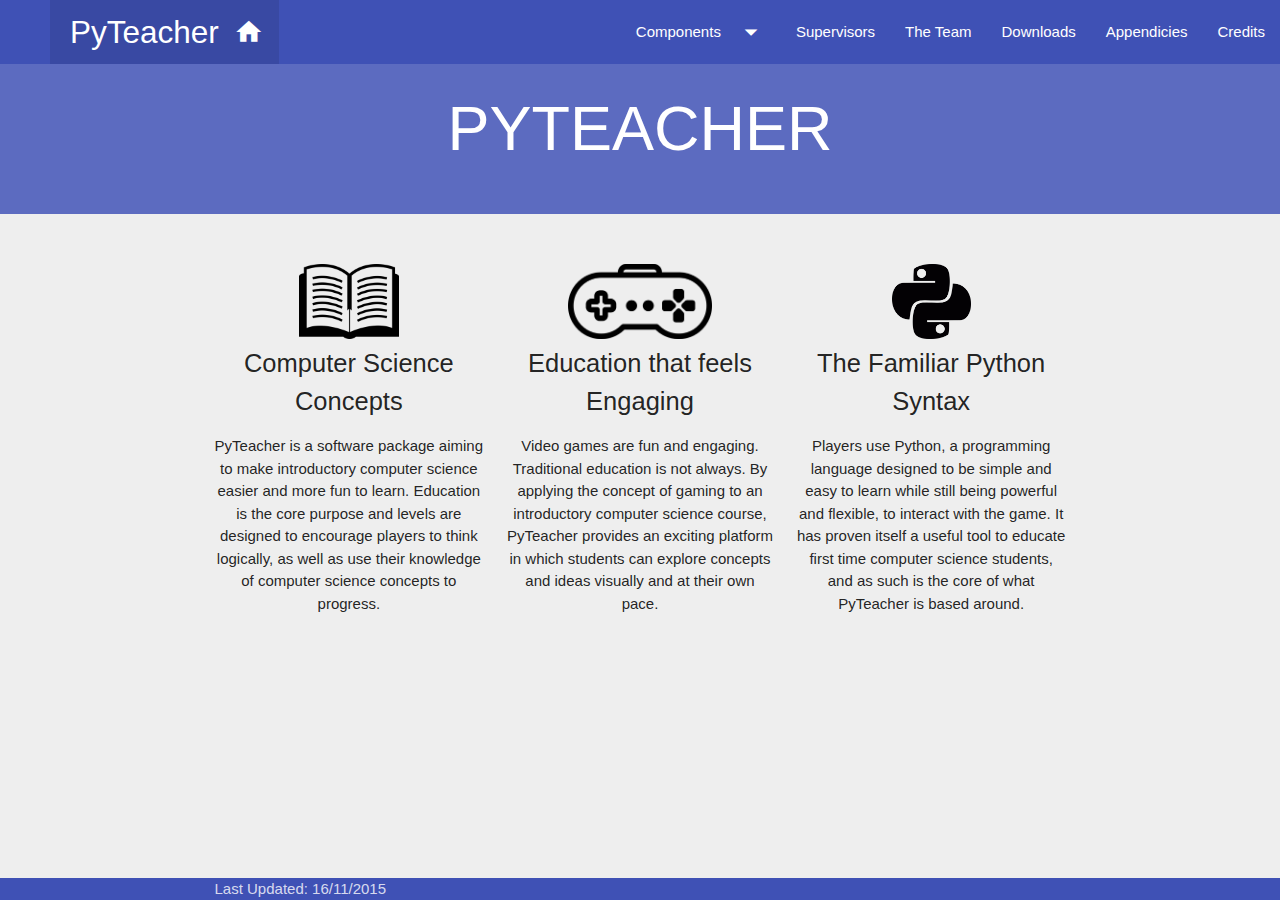
<file: index.html>
<!DOCTYPE html>

<html>

<head lang="en">
    <meta charset="UTF-8">
    <title>PyTeacher - An Interactive Programming Learning Environment</title>
    <link rel="icon" type="image/jpeg" href="res/img/uct_favicon.jpg">
    <!--[if lte IE 9]>
    <meta http-equiv="refresh" content="0;url=http://people.cs.uct.ac.za/~dbseug001/res/pages/browserWarning.html"/>
    <![endif]-->
    <meta name="viewport" content="width=device-width, initial-scale=1.0, maximum-scale=1.0, user-scalable=no"/>
    <link rel="stylesheet" href="res/css/materialize.min.css">
    <link rel="stylesheet" href="res/css/extra.css">
    <link href="res/css/material_icons.css" rel="stylesheet">
    <!--[if !(IE)]><!-->
    <script src="res/js/jquery-2.1.1.min.js"></script>
    <script src="res/js/materialize.min.js"></script>
    <script src="res/js/extra.js"></script>
    <!--<![endif]-->
    <!--[if lt IE 9]>
    <script src="https://code.jquery.com/jquery-1.11.3.min.js"></script>
    <![endif]-->
    <script src="res/js/compatability.js"></script>
</head>

<main>

    <div id="navWrap">
        <ul id="dropdown1" class="dropdown-content">
            <li><a href="res/pages/project.html">Overview</a></li>
            <li><a href="res/pages/eugene.html">Games in Education</a></li>
            <li><a href="res/pages/mark.html">PyTeacher Flow Experience</a></li>
        </ul>
        <nav>
            <div id="top" class="nav-wrapper indigo">
                <a id="mainName" href="index.html" class="brand-logo"
                   style="padding-left:20px;background-color:#3949a3;"><i class="right left mdi-action-home"></i>PyTeacher</a>
                <a href="#" data-activates="mobile-demo" class="button-collapse"><i id="rightShift"
                                                                                    class="mdi-navigation-menu"></i></a>
                <ul class="right hide-on-med-and-down">
                    <li><a id="compFix" class="dropdown-button right-align" href="#!" data-activates="dropdown1">Components<i
                                class="material-icons right">arrow_drop_down</i></a></li>
                    <li><a class="modal-trigger" href="#supModal">Supervisors</a></li>
                    <li><a class="modal-trigger" href="#teamModal">The Team</a></li>
                    <li><a href="res/pages/downloads.html">Downloads</a></li>
                    <li><a href="res/pages/data.html">Appendicies</a></li>
                    <li><a href="res/pages/credits.html">Credits</a></li>
                </ul>
                <ul class="side-nav" id="mobile-demo">
                    <li class="no-padding">
                        <ul class="collapsible collapsible-accordion">
                            <li>
                                <a class="collapsible-header">Components</a>

                                <div class="collapsible-body">
                                    <ul>
                                        <li><a href="res/pages/project.html">Overview</a></li>
                                        <li><a href="res/pages/eugene.html">Games in Education</a></li>
                                        <li><a href="res/pages/mark.html">PyTeacher Flow Experience</a></li>
                                    </ul>
                                </div>
                            </li>
                        </ul>
                    </li>
                    <li><a class="modal-trigger" href="#supModal">Supervisors</a></li>
                    <li><a class="modal-trigger" href="#teamModal">The Team</a></li>
                    <li><a href="res/pages/downloads.html">Downloads</a></li>
                    <li><a href="res/pages/data.html">Appendicies</a></li>
                    <li><a href="res/pages/credits.html">Credits</a></li>
                </ul>
            </div>
            <div id="extender" class="indigo lighten-1">
                <div id="titleBox" class="valign-wrapper">
                    <h1 class="valign center-align" id="title">PYTEACHER</h1>
                </div>
            </div>
        </nav>
    </div>

    <div class="container">
        <div id="titleRow" class="row">
            <div class="col m4">
                <img class="titleImg" id="img1" src="res/img/book.png"/>
                <p class="promo-caption">Computer Science Concepts</p>
                <p class="titleText">PyTeacher is a software package aiming to make introductory computer
                    science easier and more fun to learn. Education is the core purpose and levels are designed to
                    encourage players to think logically, as well as use their knowledge of computer
                    science concepts to progress.
                </p>
            </div>
            <div class="col m4">
                <img class="titleImg" id="img2" src="res/img/controller.png"/>
                <p class="promo-caption">Education that feels Engaging</p>
                <p class="titleText">Video games are fun and engaging. Traditional education is not always. By
                    applying the concept of gaming to an introductory computer science course, PyTeacher provides
                    an exciting platform in which students can 
                    explore concepts and ideas visually and at their own pace.</p>
            </div>
            <div class="col m4">
                <img class="titleImg" id="img3" src="res/img/python.png"/>
                <p class="promo-caption">The Familiar Python Syntax</p>
                <p class="titleText">Players use Python, a programming language designed to be simple and easy to learn while still
                    being powerful and flexible, to interact with the game. It has proven itself a useful tool to educate first time computer science
                    students, and as such is the core of what PyTeacher is based around.</p>
            </div>
        </div>
    </div>

    <div id="teamModal" class="modal modal-fixed-footer">
        <div class="modal-content">
            <h4>PyTeacher - The Team</h4>

            <div class="borderAdd"></div>
            <div class="row">
                <div class="spacer" class="col s12">
                    <div class="row">
                        <div class="col m8">
                            <h5 style="margin-bottom:20px;">Eugene de Beste</h5>
                            <table class="new-table">
                                <thead>
                                <tr>
                                    <th data-field="id">Email</th>
                                    <th data-field="name">LinkedIn</th>
                                    <th data-field="price">GitHub</th>
                                </tr>
                                </thead>

                                <tbody>
                                <tr>
                                    <td><a href="mailto:debeste.eugene@gmail.com" target="_blank">debeste.eugene@gmail.com</a>
                                    </td>
                                    <td><a href="https://za.linkedin.com/pub/eugene-de-beste/91/35/11" target="_blank">eugene-de-beste</a>
                                    </td>
                                    <td><a href="https://Github.com/Banshee1221" target="_blank">Banshee1221</a></td>
                                </tr>
                                </tbody>
                            </table>
                        </div>
                        <div class="col m4">
                            <img class="circle resp-img" src="res/img/Eugene.JPG" style="width:200px;">
                        </div>
                    </div>
                </div>
                <div class="col s12">
                    <div class="row">
                        <div class="col m8">
                            <h5 style="margin-bottom:20px;">Mark Grivainis</h5>
                            <table class="new-table">
                                <thead>
                                <tr>
                                    <th data-field="id">Email</th>
                                    <th data-field="price">GitHub</th>
                                </tr>
                                </thead>

                                <tbody>
                                <tr>
                                    <td><a class="textWrapper" href="mailto:markgrivainis@gmail.com" target="_blank">markgrivainis@gmail.com</a>
                                    </td>
                                    <td><a href="https://github.com/MarkGrivainis" target="_blank">MarkGrivainis</a>
                                    </td>
                                </tr>
                                </tbody>
                            </table>
                        </div>
                        <div class="col m4">
                            <img class="circle resp-img" src="res/img/Mark.jpg" style="width:200px;">
                        </div>
                    </div>
                </div>
            </div>
        </div>
        <div class="modal-footer">
            <a href="#!" class=" modal-action modal-close waves-effect waves-light btn-flat">Close</a>
        </div>
    </div>

    <div id="supModal" class="modal modal-fixed-footer">
        <div class="modal-content">
            <h4>PyTeacher - Supervisors</h4>

            <div class="borderAdd"></div>
            <div class="row">
                <div class="spacer" class="col s12">
                    <div class="row">
                        <div class="col m8">
                            <h5 style="margin-bottom:20px;">Gary Stewart - Supervisor</h5>
                            <table class="new-table">
                                <thead>
                                <tr>
                                    <th data-field="id">Email</th>
                                    <th data-field="name">Telephone</th>
                                </tr>
                                </thead>

                                <tbody>
                                <tr>
                                    <td><a href="mailto:gstewart@cs.uct.ac.za" target="_blank">gstewart@cs.uct.ac.za</a>
                                    </td>
                                    <td>+27 21 650 2665</td>
                                </tr>
                                </tbody>
                            </table>
                        </div>
                        <div class="col m4">
                            <img class="circle resp-img" src="res/img/gary.jpg" style="width:200px;height:200px;">
                        </div>
                    </div>
                </div>
                <div class="col s12">
                    <div class="row">
                        <div class="col m8">
                            <h5 style="margin-bottom:20px;">James Gain - Co-supervisor</h5>
                            <table class="new-table">
                                <thead>
                                <tr>
                                    <th data-field="id">Email</th>
                                    <th data-field="price">Telephone</th>
                                    <th data-field="name">Website</th>
                                </tr>
                                </thead>

                                <tbody>
                                <tr>
                                    <td><a class="textWrapper" href="mailto:jgain@cs.uct.ac.za" target="_blank">jgain@cs.uct.ac.za</a>
                                    </td>
                                    <td>+27 21 650 4058</td>
                                    <td><a class="textWrapper" href="http://people.cs.uct.ac.za/~jgain/"
                                           target="_blank">jgain@UCT</a></td>
                                </tr>
                                </tbody>
                            </table>
                        </div>
                        <div class="col m4">
                            <img class="circle resp-img" src="res/img/james.jpg" style="width:200px;height:200px;">
                        </div>
                    </div>
                </div>
            </div>
        </div>
        <div class="modal-footer">
            <a href="#!" class=" modal-action modal-close waves-effect waves-light btn-flat">Close</a>
        </div>
    </div>
</main>

<div id="push"></div>
<footer>
    <div class="indigo">
        <div class="footer-copyright container light" style="color:rgba(255,255,255,0.8)">
            Last Updated: 16/11/2015
        </div>
    </div>
</footer>

</html>
</file>
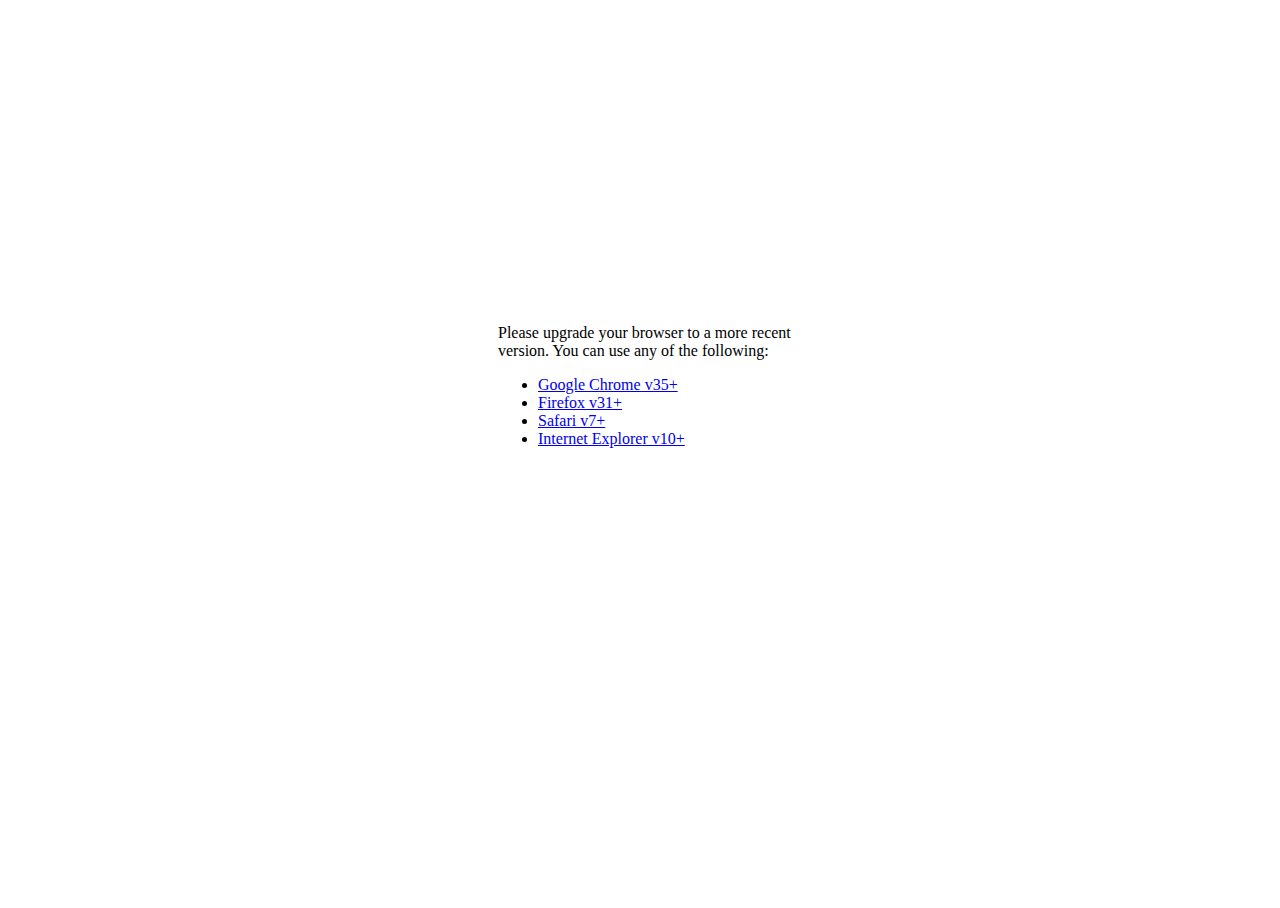
<file: res/pages/browserWarning.html>
<!DOCTYPE html>
<html>
<head lang="en">
    <meta charset="UTF-8">
    <title>PyTeacher | Please Upgrade Your Browser</title>
    <link rel="stylesheet" href="../css/compatability.css">
</head>
<body>
    <div id="container">
        <div id="centered">
            <p>Please upgrade your browser to a more recent version. You can use any of the following:</p>
            <ul>
                <li><a href="https://www.google.com/chrome/browser/desktop/">Google Chrome v35+</a></li>
                <li><a href="https://www.mozilla.org/en-US/firefox/new/">Firefox v31+</a></li>
                <li><a href="https://support.apple.com/en-us/HT204416">Safari v7+</a></li>
                <li><a href="http://windows.microsoft.com/en-za/internet-explorer/download-ie">Internet Explorer v10+</a></li>
            </ul>
        </div>
    </div>
</body>
</html>
</file>
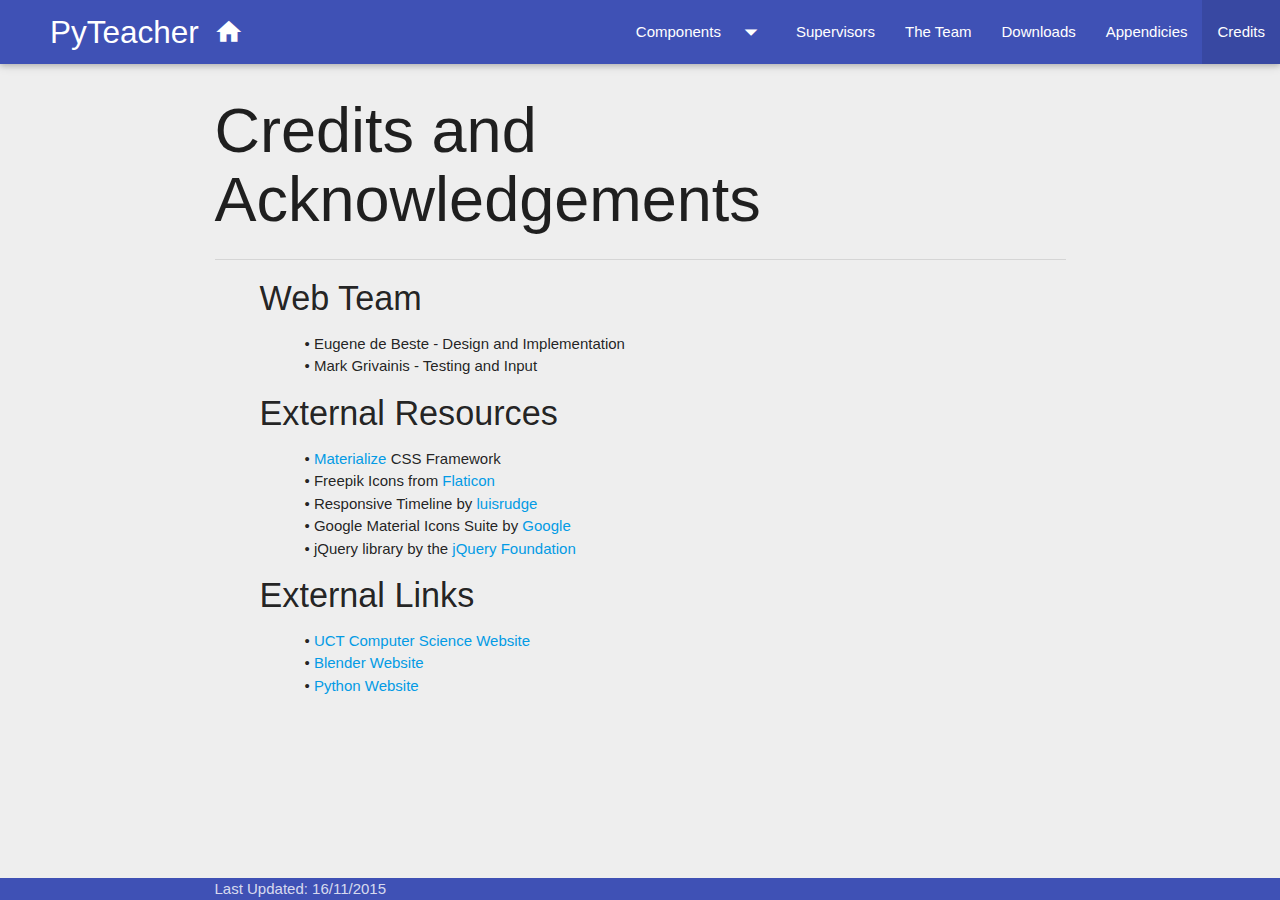
<file: res/pages/credits.html>
<!DOCTYPE html>
<html>

<head lang="en">
    <meta charset="UTF-8">
    <title>PyTeacher | Credits and Acknowledgements</title>
    <link rel="icon" type="image/jpeg" href="../img/uct_favicon.jpg">
    <!--[if lte IE 9]>
    <meta http-equiv="refresh" content="0;url=http://people.cs.uct.ac.za/~dbseug001/../pages/browserWarning.html"/>
    <![endif]-->
    <meta name="viewport" content="width=device-width, initial-scale=1.0, maximum-scale=1.0, user-scalable=no"/>
    <link rel="stylesheet" href="../css/materialize.min.css">
    <link rel="stylesheet" href="../css/extra.css">
    <link href="../css/material_icons.css" rel="stylesheet">
    <!--[if !(IE)]><!-->
    <script src="../js/jquery-2.1.1.min.js"></script>
    <script src="../js/materialize.min.js"></script>
    <script src="../js/extra.js"></script>
    <!--<![endif]-->
    <!--[if lt IE 9]>
    <script src="https://code.jquery.com/jquery-1.11.3.min.js"></script>
    <![endif]-->
    <script src="../js/compatability.js"></script>
</head>

<main>

    <ul id="dropdown1" class="dropdown-content">
        <li><a href="project.html">Overview</a></li>
        <li><a href="eugene.html">Games in Education</a></li>
        <li><a href="mark.html">PyTeacher Flow Experience</a></li>
    </ul>
    <nav>
        <div id="top" class="nav-wrapper indigo">
            <a id="mainName" href="../../index.html" class="brand-logo"><i class="right left mdi-action-home"></i>PyTeacher</a>
            <a href="#" data-activates="mobile-demo" class="button-collapse"><i id="rightShift"
                                                                                class="mdi-navigation-menu"></i></a>
            <ul class="right hide-on-med-and-down">
                <li><a id="compFix" class="dropdown-button right-align" href="#!" data-activates="dropdown1">Components<i
                                class="material-icons right">arrow_drop_down</i></a></li>
                <li><a class="modal-trigger" href="#supModal">Supervisors</a></li>
                <li><a class="modal-trigger" href="#teamModal">The Team</a></li>
                <li><a href="downloads.html">Downloads</a></li>
                <li><a href="data.html">Appendicies</a></li>
                <li class="active"><a href="#!">Credits</a></li>
            </ul>
            <ul class="side-nav" id="mobile-demo">
                <li class="no-padding">
                    <ul class="collapsible collapsible-accordion">
                        <li>
                            <a class="collapsible-header">Components</a>

                            <div class="collapsible-body">
                                <ul>
                                    <li><a href="project.html">Overview</a></li>
                                    <li><a href="eugene.html">Games in Education</a></li>
                                    <li><a href="mark.html">PyTeacher Flow Experience</a></li>
                                </ul>
                            </div>
                        </li>
                    </ul>
                </li>
                <li><a class="modal-trigger" href="#supModal">Supervisors</a></li>
                <li><a class="modal-trigger" href="#teamModal">The Team</a></li>
                <li><a href="downloads.html">Downloads</a></li>
                <li><a href="data.html">Appendicies</a></li>
                <li class="active"><a href="#!">Credits</a></li>
            </ul>
        </div>
    </nav>

    <div class="container">
        <div class="row">
            <div class="col l12">
                <h1>Credits and Acknowledgements</h1>

                <div class="borderAdd"></div>
                <div id="tabber">
                    <h4>Web Team</h4>
                    <ul>
                        <li class="item-tab">&#8226; Eugene de Beste - Design and Implementation</li>
                        <li class="item-tab">&#8226; Mark Grivainis - Testing and Input</li>
                    </ul>
                    <h4>External Resources</h4>
                    <ul>
                        <li class="item-tab">&#8226;<a target="_blank" href="http://materializecss.com/">
                            Materialize</a> CSS Framework
                        </li>
                        <li class="item-tab">&#8226; Freepik Icons from <a target="_blank"
                                                                           href="http://www.flaticon.com/">Flaticon</a>
                        </li>
                        <li class="item-tab">&#8226; Responsive Timeline by <a target="_blank"
                                                                               href="http://bootsnipp.com/luisrudge">luisrudge</a>
                        </li>
                        <li class="item-tab">&#8226; Google Material Icons Suite by <a target="_blank" 
                                                                href="https://google.github.io/material-design-icons/">Google</a></li>
                        <li class="item-tab">&#8226; jQuery library by the <a target="_blank" href="https://jquery.com/">jQuery Foundation</a></li>
                    </ul>
                    <h4>External Links</h4>
                    <ul>
                        <li class="item-tab">&#8226;<a target="_blank" href="http://www.cs.uct.ac.za/"> UCT Computer
                            Science Website</a></li>
                        <li class="item-tab">&#8226;<a target="_blank" href="https://www.blender.org/"> Blender
                            Website </a></li>
                        <li class="item-tab">&#8226;<a target="_blank" href="https://www.python.org/"> Python
                            Website</a></li>
                    </ul>
                </div>
            </div>
        </div>
    </div>

    <div id="teamModal" class="modal modal-fixed-footer">
        <div class="modal-content">
            <h4>PyTeacher - The Team</h4>

            <div class="borderAdd"></div>
            <div class="row">
                <div class="spacer" class="col s12">
                    <div class="row">
                        <div class="col m8">
                            <h5 style="margin-bottom:20px;">Eugene de Beste</h5>
                            <table class="new-table">
                                <thead>
                                <tr>
                                    <th data-field="id">Email</th>
                                    <th data-field="name">LinkedIn</th>
                                    <th data-field="price">GitHub</th>
                                </tr>
                                </thead>

                                <tbody>
                                <tr>
                                    <td><a href="mailto:debeste.eugene@gmail.com" target="_blank">debeste.eugene@gmail.com</a>
                                    </td>
                                    <td><a href="https://za.linkedin.com/pub/eugene-de-beste/91/35/11" target="_blank">eugene-de-beste</a>
                                    </td>
                                    <td><a href="https://Github.com/Banshee1221" target="_blank">Banshee1221</a></td>
                                </tr>
                                </tbody>
                            </table>
                        </div>
                        <div class="col m4">
                            <img class="circle resp-img" src="../img/Eugene.JPG" style="width:200px;">
                        </div>
                    </div>
                </div>
                <div class="col s12">
                    <div class="row">
                        <div class="col m8">
                            <h5 style="margin-bottom:20px;">Mark Grivainis</h5>
                            <table class="new-table">
                                <thead>
                                <tr>
                                    <th data-field="id">Email</th>
                                    <th data-field="price">GitHub</th>
                                </tr>
                                </thead>

                                <tbody>
                                <tr>
                                    <td><a class="textWrapper" href="mailto:markgrivainis@gmail.com" target="_blank">markgrivainis@gmail.com</a>
                                    </td>
                                    <td><a href="https://github.com/MarkGrivainis" target="_blank">MarkGrivainis</a>
                                    </td>
                                </tr>
                                </tbody>
                            </table>
                        </div>
                        <div class="col m4">
                            <img class="circle resp-img" src="../img/Mark.jpg" style="width:200px;">
                        </div>
                    </div>
                </div>
            </div>
        </div>
        <div class="modal-footer">
            <a href="#!" class=" modal-action modal-close waves-effect waves-light btn-flat">Close</a>
        </div>
    </div>

    <div id="supModal" class="modal modal-fixed-footer">
        <div class="modal-content">
            <h4>PyTeacher - Supervisors</h4>

            <div class="borderAdd"></div>
            <div class="row">
                <div class="spacer" class="col s12">
                    <div class="row">
                        <div class="col m8">
                            <h5 style="margin-bottom:20px;">Gary Stewart - Supervisor</h5>
                            <table class="new-table">
                                <thead>
                                <tr>
                                    <th data-field="id">Email</th>
                                    <th data-field="name">Telephone</th>
                                </tr>
                                </thead>

                                <tbody>
                                <tr>
                                    <td><a href="mailto:gstewart@cs.uct.ac.za" target="_blank">gstewart@cs.uct.ac.za</a>
                                    </td>
                                    <td>+27 21 650 2665</td>
                                </tr>
                                </tbody>
                            </table>
                        </div>
                        <div class="col m4">
                            <img class="circle resp-img" src="../img/gary.jpg" style="width:200px;height:200px;">
                        </div>
                    </div>
                </div>
                <div class="col s12">
                    <div class="row">
                        <div class="col m8">
                            <h5 style="margin-bottom:20px;">James Gain - Co-supervisor</h5>
                            <table class="new-table">
                                <thead>
                                <tr>
                                    <th data-field="id">Email</th>
                                    <th data-field="price">Telephone</th>
                                    <th data-field="name">Website</th>
                                </tr>
                                </thead>

                                <tbody>
                                <tr>
                                    <td><a class="textWrapper" href="mailto:jgain@cs.uct.ac.za" target="_blank">jgain@cs.uct.ac.za</a>
                                    </td>
                                    <td>+27 21 650 4058</td>
                                    <td><a class="textWrapper" href="http://people.cs.uct.ac.za/~jgain/"
                                           target="_blank">jgain@UCT</a></td>
                                </tr>
                                </tbody>
                            </table>
                        </div>
                        <div class="col m4">
                            <img class="circle resp-img" src="../img/james.jpg" style="width:200px;height:200px;">
                        </div>
                    </div>
                </div>
            </div>
        </div>
        <div class="modal-footer">
            <a href="#!" class=" modal-action modal-close waves-effect waves-light btn-flat">Close</a>
        </div>
    </div>
</main>

<div id="push"></div>
<footer>
    <div class="indigo">
        <div class="footer-copyright container light" style="color:rgba(255,255,255,0.8)">
            Last Updated: 16/11/2015
        </div>
    </div>
</footer>

</html>
</file>
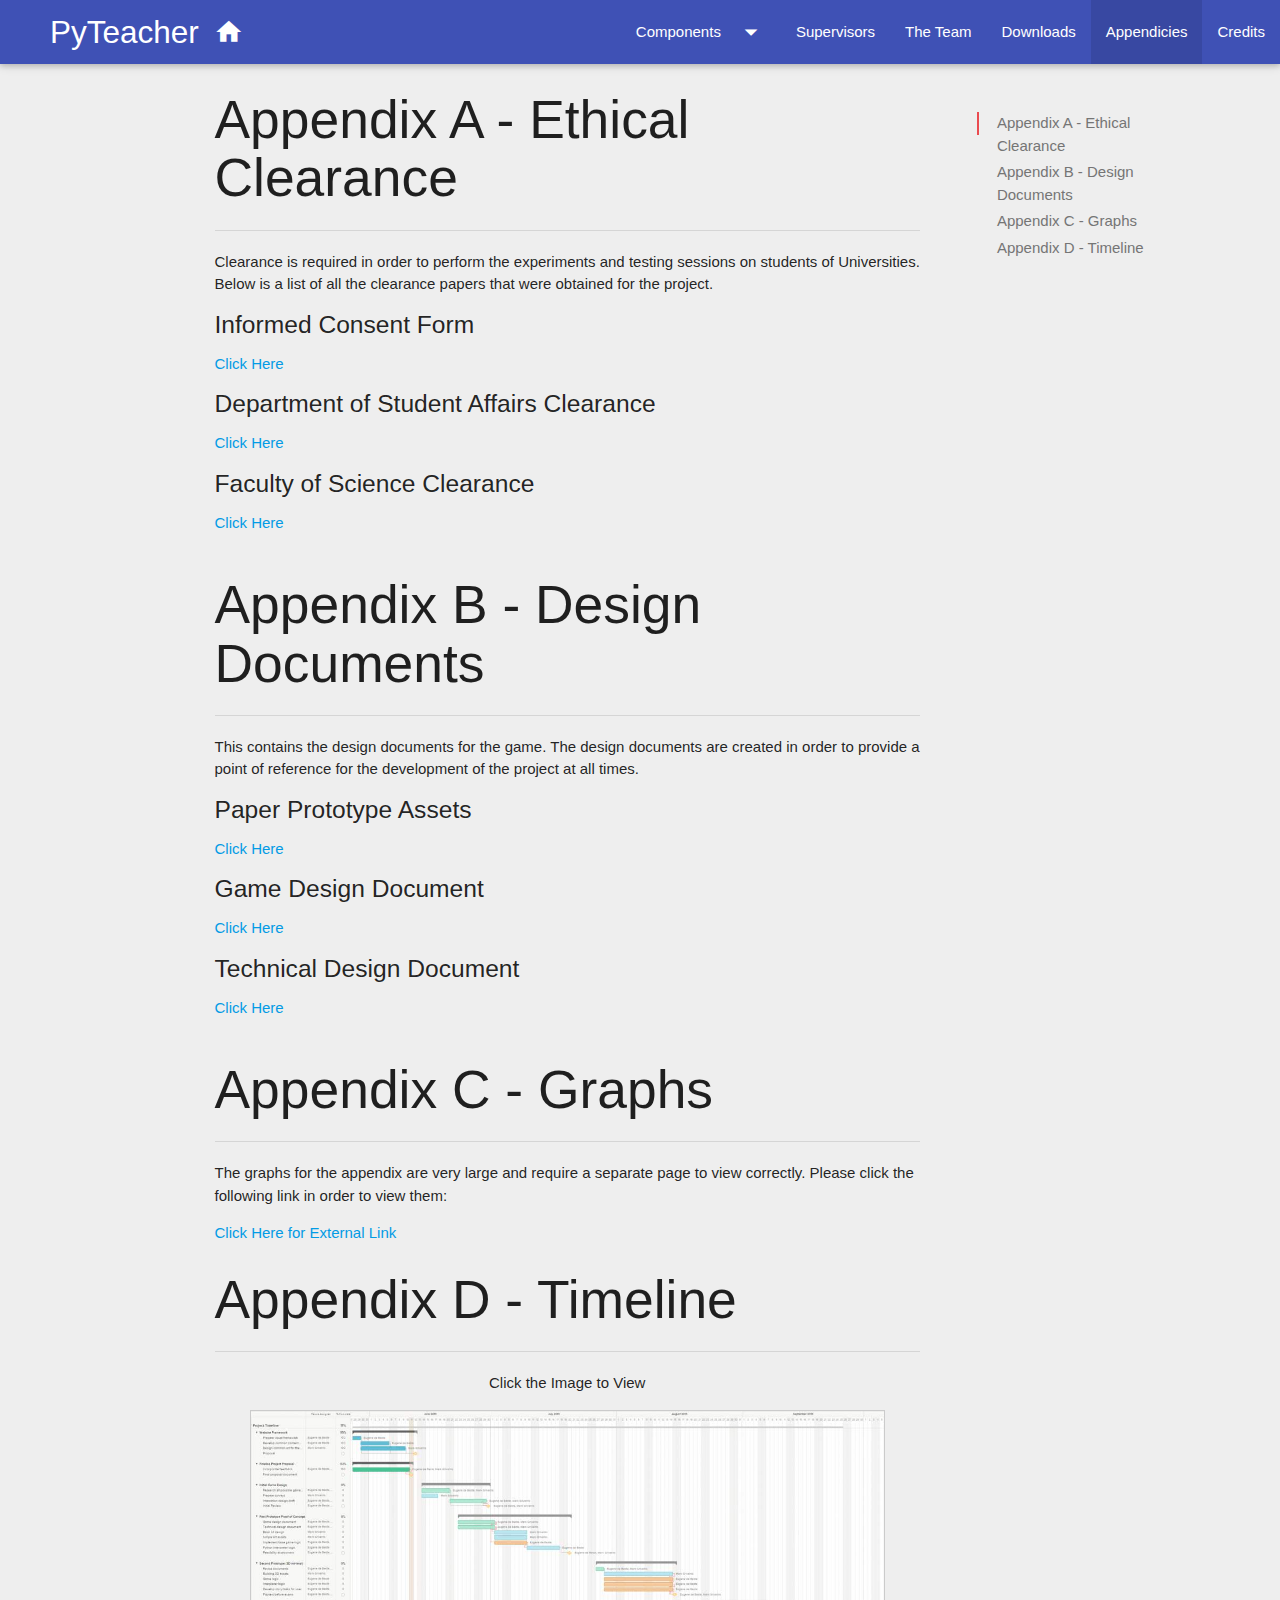
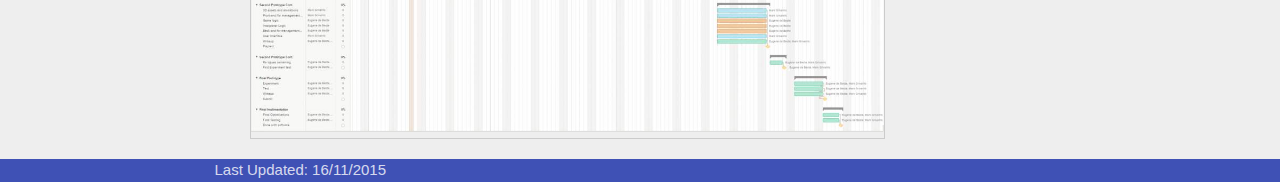
<file: res/pages/data.html>
<!DOCTYPE html>
<html>

<head lang="en">
    <meta charset="UTF-8">
    <title>PyTeacher | Appendicies</title>
    <link rel="icon" type="image/jpeg" href="../img/uct_favicon.jpg">
    <!--[if lte IE 9]>
    <meta http-equiv="refresh" content="0;url=http://people.cs.uct.ac.za/~dbseug001/../pages/browserWarning.html"/>
    <![endif]-->
    <meta name="viewport" content="width=device-width, initial-scale=1.0, maximum-scale=1.0, user-scalable=no"/>
    <link rel="stylesheet" href="../css/materialize.min.css">
    <link rel="stylesheet" href="../css/extra.css">
    <link href="../css/material_icons.css" rel="stylesheet">
    <!--[if !(IE)]><!-->
    <script src="../js/jquery-2.1.1.min.js"></script>
    <script src="../js/materialize.min.js"></script>
    <script src="../js/extra.js"></script>
    <script src="../js/highcharts.js"></script>
    <script src="../js/redir.js"></script>
    <!--<![endif]-->
    <!--[if lt IE 9]>
    <script src="https://code.jquery.com/jquery-1.11.3.min.js"></script>
    <![endif]-->
    <script src="../js/compatability.js"></script>
</head>

<main>
    <ul id="dropdown1" class="dropdown-content">
        <li><a href="project.html">Overview</a></li>
        <li><a href="eugene.html">Games in Education</a></li>
        <li><a href="mark.html">PyTeacher Flow Experience</a></li>
    </ul>
    <nav>
        <div id="top" class="nav-wrapper indigo">
            <a id="mainName" href="../../index.html" class="brand-logo"><i class="right left mdi-action-home"></i>PyTeacher</a>
            <a href="#!" data-activates="mobile-demo" class="button-collapse"><i id="rightShift"
                                                                                 class="mdi-navigation-menu"></i></a>
            <ul class="right hide-on-med-and-down">
                <li><a id="compFix" class="dropdown-button right-align" href="#!" data-activates="dropdown1">Components<i
                                class="material-icons right">arrow_drop_down</i></a></li>
                <li><a class="modal-trigger" href="#supModal">Supervisors</a></li>
                <li><a class="modal-trigger" href="#teamModal">The Team</a></li>
                <li><a href="downloads.html">Downloads</a></li>
                <li class="active"><a href="#!">Appendicies</a></li>
                <li><a href="credits.html">Credits</a></li>
            </ul>
            <ul class="side-nav" id="mobile-demo">
                <li class="no-padding">
                    <ul class="collapsible collapsible-accordion">
                        <li>
                            <a class="collapsible-header">Components</a>

                            <div class="collapsible-body">
                                <ul>
                                    <li><a href="project.html">Overview</a></li>
                                    <li><a href="eugene.html">Games in Education</a></li>
                                    <li><a href="mark.html">PyTeacher Flow Experience</a></li>
                                </ul>
                            </div>
                        </li>
                    </ul>
                </li>
                <li><a class="modal-trigger" href="#supModal">Supervisors</a></li>
                <li><a class="modal-trigger" href="#teamModal">The Team</a></li>
                <li><a href="downloads.html">Downloads</a></li>
                <li class="active"><a href="#">Appendicies</a></li>
                <li><a href="credits.html">Credits</a></li>
            </ul>
        </div>
    </nav>

    <div class="container">
        <div class="row">
            <div id="appA" class="col s12 m9 l10 section scrollspy">
                <div class="page-header">
                    <h2>Appendix A - Ethical Clearance</h2>
                    <div class="borderAdd"></div>
                </div>
                <p>Clearance is required in order to perform the experiments and testing sessions on students of Universities.
                    Below is a list of all the clearance papers that were obtained for the project.</p>
                <h5 id="ICF">Informed Consent Form</h5>
                <a target="_blank" href="../img/appendicies/consent.pdf"><p>Click Here</p></a>

                <h5 id="DoSA">Department of Student Affairs Clearance</h5>
                <a target="_blank" href="../img/appendicies/DSA.pdf"><p>Click Here</p>
                </a>
            
                <h5 id="DoCS">Faculty of Science Clearance</h5>
                <a target="_blank" href="../img/appendicies/FSREC.pdf"><p>Click Here</p></a>
            </div>

            <div id="appB" class="col s12 m9 l10 section scrollspy">
                <div class="page-header">
                    <h2>Appendix B - Design Documents</h2>
                    <div class="borderAdd"></div>
                </div>
                    <p>This contains the design documents for the game. The design documents are created in order to provide
                        a point of reference for the development of the project at all times.</p>
                    <h5 id="PP">Paper Prototype Assets</h5>
                    <a target="_blank" href="../img/appendicies/Papertest.png"><p>Click Here</p></a>
                    <h5 id="GDD">Game Design Document</h5>
                    <a target="_blank"
                       href="https://docs.google.com/document/d/16y81xRh4uQmo4M-5gxxB-Tu_WG1OxjQAbouwDhNryPw/edit?usp=sharing">
                        <p>Click Here</p></a>
                    <h5 id="TDD">Technical Design Document</h5>
                    <a target="_blank"
                       href="https://docs.google.com/document/d/1wU4OLVBPdU4p4v3-YW-vZkHz2wEoXiewj2oUve0X954/edit?usp=sharing">
                        <p>Click Here</p></a>
 
            </div>

            <div id="graphsSpy" class="col s12 m9 l10 section scrollspy">
                <div id="graphs" class="page-header">
                    <h2>Appendix C - Graphs</h2>
                    <div class="borderAdd"></div>
                    <p>The graphs for the appendix are very large and require a separate page to view correctly. Please click 
                    the following link in order to view them:</p>
                    <a href="graphs.html">Click Here for External Link</a>
                </div>
            </div>

            <div id="timeSpy" class="col s12 m9 l10 section scrollspy">
                <div class="page-header">
                    <h2>Appendix D - Timeline</h2>
                    <div class="borderAdd"></div>
                </div>
                <p class="center-align">Click the Image to View</p>
                <div style='width:90%; margin:0 auto; background:#eeeeee; border:1px #cbcbcb solid;'>
                    <!--<iframe src='https://teamgantt.com/gantt/schedule/?ids=388327&public_keys=yLBlRLBXGw2f&zoom=d100&font_size=12&estimated_hours=0&assigned_resources=0&percent_complete=0&documents=0&comments=0&col_width=355&menu_view=1&resource_filter=1&name_in_bar=0&name_next_to_bar=0&resource_names=1' style='width:100%; height:800px; border-bottom:1px #cbcbcb solid;' frameborder='0';></iframe>
                    <a href='http://teamgantt.com' target='_blank' style='display:block; text-align:right; background:url(https://teamgantt.com/images/powered_by_teamgantt.png) right center no-repeat; height:0; padding-top:20px; overflow:hidden; padding-right:1px;'>Online Gantt Chart</a>-->
                    <a href="../img/gantt.jpg" target="_blank"><img class="responsive-img" src="../img/gantt_preview.jpg"/></a>
                </div>
            </div>

            <div id="toc" class="col hide-on-small-only m3 l2">
                <ul class="section table-of-contents">
                    <li><a href="#appA">Appendix A - Ethical Clearance</a></li>
                    <li><a href="#appB">Appendix B - Design Documents</a></li>
                    <li><a href="#graphsSpy">Appendix C - Graphs</a></li>
                    <li><a href="#timeSpy">Appendix D - Timeline</a></li>
                </ul>
            </div>
        </div>
    </div>

    <div id="teamModal" class="modal modal-fixed-footer">
        <div class="modal-content">
            <h4>PyTeacher - The Team</h4>
            <div class="borderAdd"></div>
            <div class="row">
                <div class="spacer" class="col s12">
                    <div class="row">
                        <div class="col m8">
                            <h5 style="margin-bottom:20px;">Eugene de Beste</h5>
                            <table class="new-table">
                                <thead>
                                <tr>
                                    <th data-field="id">Email</th>
                                    <th data-field="name">LinkedIn</th>
                                    <th data-field="price">GitHub</th>
                                </tr>
                                </thead>

                                <tbody>
                                <tr>
                                    <td><a href="mailto:debeste.eugene@gmail.com" target="_blank">debeste.eugene@gmail.com</a>
                                    </td>
                                    <td><a href="https://za.linkedin.com/pub/eugene-de-beste/91/35/11" target="_blank">eugene-de-beste</a>
                                    </td>
                                    <td><a href="https://Github.com/Banshee1221" target="_blank">Banshee1221</a></td>
                                </tr>
                                </tbody>
                            </table>
                        </div>
                        <div class="col m4">
                            <img class="circle resp-img" src="../img/Eugene.JPG" style="width:200px;">
                        </div>
                    </div>
                </div>
                <div class="col s12">
                    <div class="row">
                        <div class="col m8">
                            <h5 style="margin-bottom:20px;">Mark Grivainis</h5>
                            <table class="new-table">
                                <thead>
                                <tr>
                                    <th data-field="id">Email</th>
                                    <th data-field="price">GitHub</th>
                                </tr>
                                </thead>

                                <tbody>
                                <tr>
                                    <td><a class="textWrapper" href="mailto:markgrivainis@gmail.com" target="_blank">markgrivainis@gmail.com</a>
                                    </td>
                                    <td><a href="https://github.com/MarkGrivainis" target="_blank">MarkGrivainis</a>
                                    </td>
                                </tr>
                                </tbody>
                            </table>
                        </div>
                        <div class="col m4">
                            <img class="circle resp-img" src="../img/Mark.jpg" style="width:200px;">
                        </div>
                    </div>
                </div>
            </div>
        </div>
        <div class="modal-footer">
            <a href="#!" class=" modal-action modal-close waves-effect waves-light btn-flat">Close</a>
        </div>
    </div>

    <div id="supModal" class="modal modal-fixed-footer">
        <div class="modal-content">
            <h4>PyTeacher - Supervisors</h4>

            <div class="borderAdd"></div>
            <div class="row">
                <div class="spacer" class="col s12">
                    <div class="row">
                        <div class="col m8">
                            <h5 style="margin-bottom:20px;">Gary Stewart - Supervisor</h5>
                            <table class="new-table">
                                <thead>
                                <tr>
                                    <th data-field="id">Email</th>
                                    <th data-field="name">Telephone</th>
                                </tr>
                                </thead>

                                <tbody>
                                <tr>
                                    <td><a href="mailto:gstewart@cs.uct.ac.za" target="_blank">gstewart@cs.uct.ac.za</a>
                                    </td>
                                    <td>+27 21 650 2665</td>
                                </tr>
                                </tbody>
                            </table>
                        </div>
                        <div class="col m4">
                            <img class="circle resp-img" src="../img/gary.jpg" style="width:200px;height:200px;">
                        </div>
                    </div>
                </div>
                <div class="col s12">
                    <div class="row">
                        <div class="col m8">
                            <h5 style="margin-bottom:20px;">James Gain - Co-supervisor</h5>
                            <table class="new-table">
                                <thead>
                                <tr>
                                    <th data-field="id">Email</th>
                                    <th data-field="price">Telephone</th>
                                    <th data-field="name">Website</th>
                                </tr>
                                </thead>

                                <tbody>
                                <tr>
                                    <td><a class="textWrapper" href="mailto:jgain@cs.uct.ac.za" target="_blank">jgain@cs.uct.ac.za</a>
                                    </td>
                                    <td>+27 21 650 4058</td>
                                    <td><a class="textWrapper" href="http://people.cs.uct.ac.za/~jgain/"
                                           target="_blank">jgain@UCT</a></td>
                                </tr>
                                </tbody>
                            </table>
                        </div>
                        <div class="col m4">
                            <img class="circle resp-img" src="../img/james.jpg" style="width:200px;height:200px;">
                        </div>
                    </div>
                </div>
            </div>
        </div>
        <div class="modal-footer">
            <a href="#!" class=" modal-action modal-close waves-effect waves-light btn-flat">Close</a>
        </div>
    </div>
</main>

<div id="push"></div>
<footer>
    <div class="indigo">
        <div class="footer-copyright container light" style="color:rgba(255,255,255,0.8)">
            Last Updated: 16/11/2015
        </div>
    </div>
</footer>

</html>
</file>
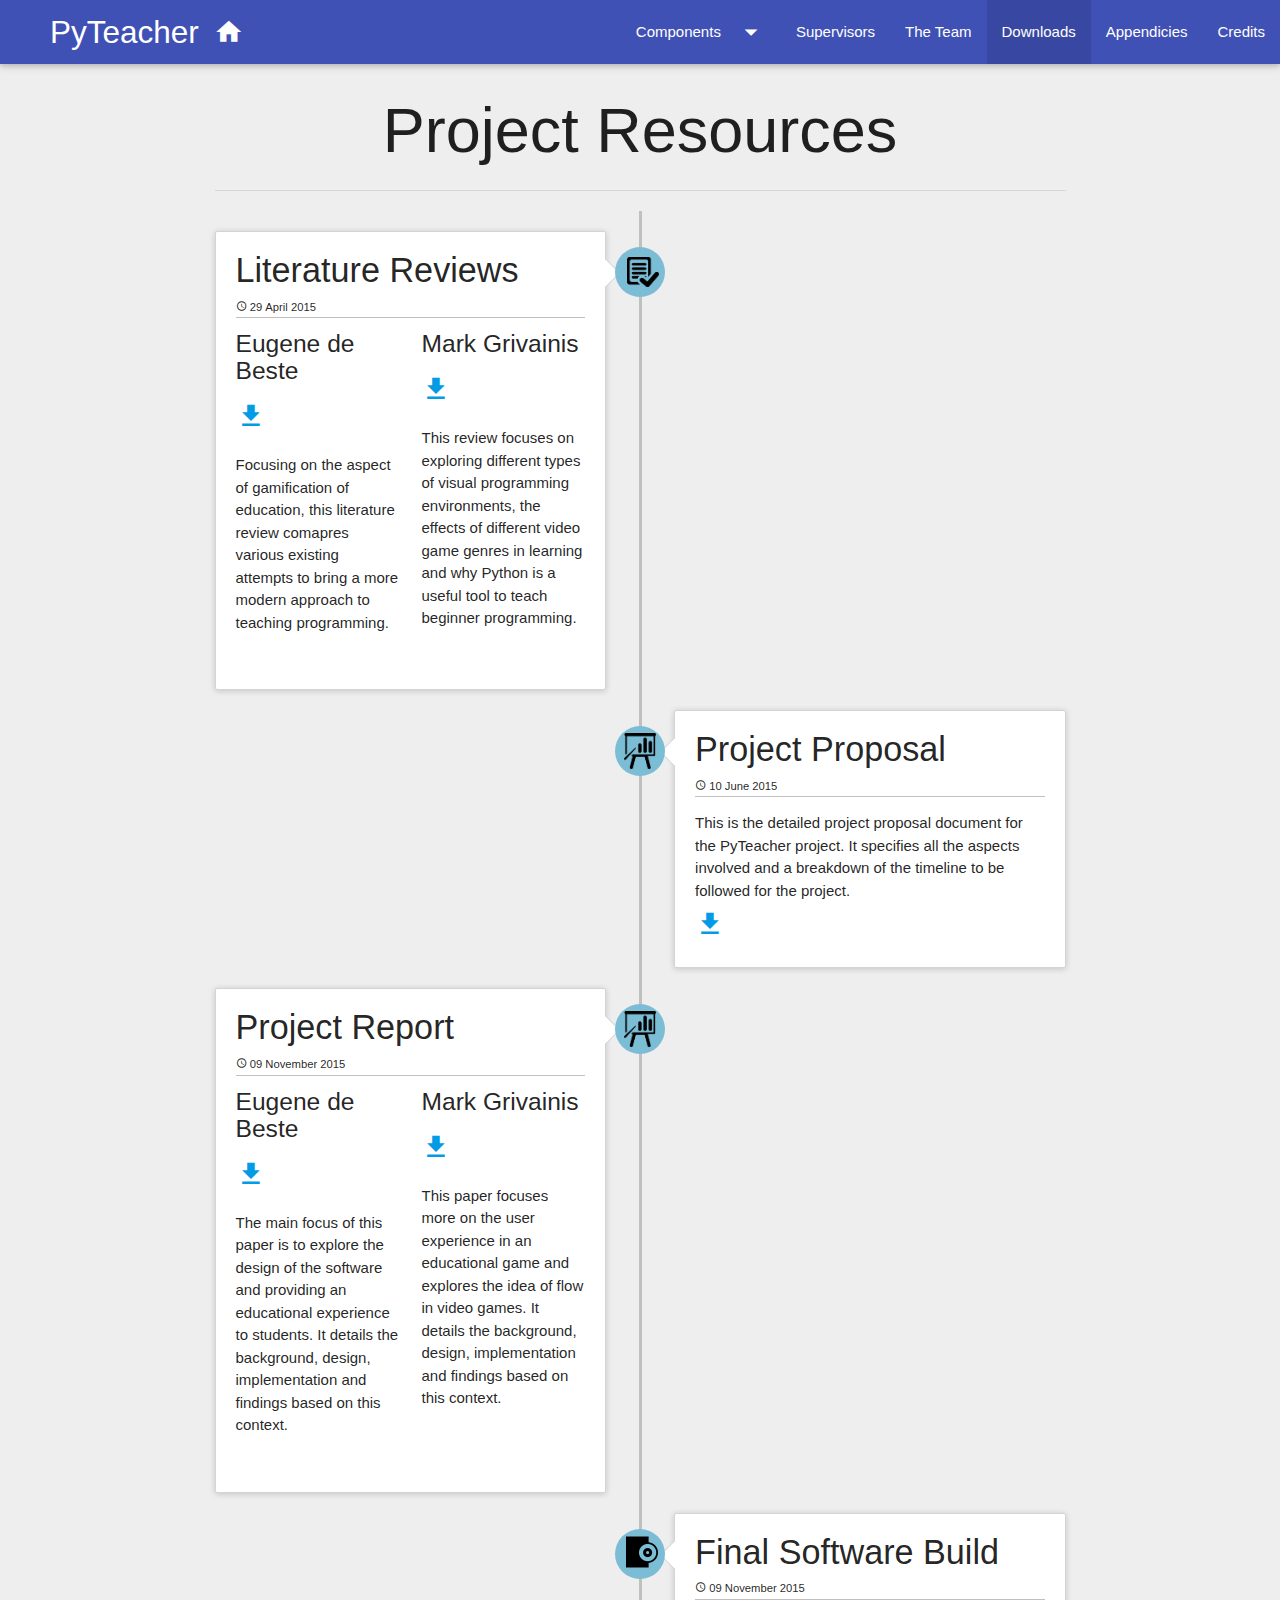
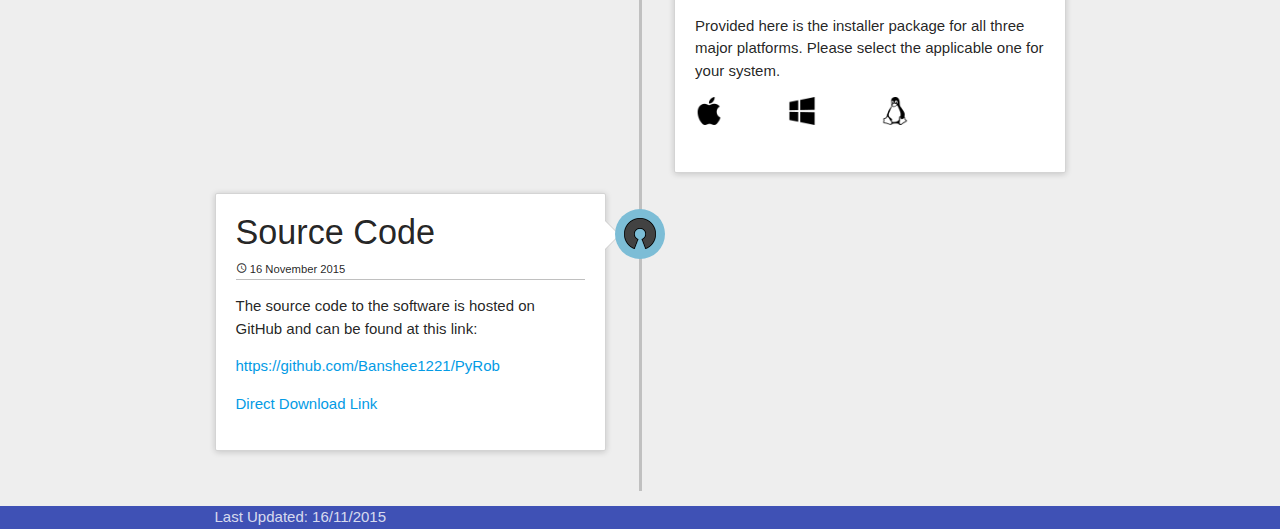
<file: res/pages/downloads.html>
<!DOCTYPE html>
<html>

<head lang="en">
    <meta charset="UTF-8">
    <title>PyTeacher | Downloads</title>
    <link rel="icon" type="image/jpeg" href="../img/uct_favicon.jpg">
    <!--[if lte IE 9]>
    <meta http-equiv="refresh" content="0;url=http://people.cs.uct.ac.za/~dbseug001/../pages/browserWarning.html"/>
    <![endif]-->
    <meta name="viewport" content="width=device-width, initial-scale=1.0, maximum-scale=1.0, user-scalable=no"/>
    <link rel="stylesheet" href="../css/materialize.min.css">
    <link rel="stylesheet" href="../css/extra.css">
    <link href="../css/material_icons.css" rel="stylesheet">
    <!--[if !(IE)]><!-->
    <script src="../js/jquery-2.1.1.min.js"></script>
    <script src="../js/materialize.min.js"></script>
    <script src="../js/extra.js"></script>
    <!--<![endif]-->
    <!--[if lt IE 9]>
    <script src="https://code.jquery.com/jquery-1.11.3.min.js"></script>
    <![endif]-->
    <script src="../js/compatability.js"></script>
</head>

<main>

    <ul id="dropdown1" class="dropdown-content">
        <li><a href="project.html">Overview</a></li>
        <li><a href="eugene.html">Games in Education</a></li>
        <li><a href="mark.html">PyTeacher Flow Experience</a></li>
    </ul>
    <nav>
        <div id="top" class="nav-wrapper indigo">
            <a id="mainName" href="../../index.html" class="brand-logo"><i class="right left mdi-action-home"></i>PyTeacher</a>
            <a href="#!" data-activates="mobile-demo" class="button-collapse"><i id="rightShift"
                                                                                 class="mdi-navigation-menu"></i></a>
            <ul class="right hide-on-med-and-down">
                <li><a id="compFix" class="dropdown-button right-align" href="#!" data-activates="dropdown1">Components<i
                                class="material-icons right">arrow_drop_down</i></a></li>
                <li><a class="modal-trigger" href="#supModal">Supervisors</a></li>
                <li><a class="modal-trigger" href="#teamModal">The Team</a></li>
                <li class="active"><a href="#!">Downloads</a></li>
                <li><a href="data.html">Appendicies</a></li>
                <li><a href="credits.html">Credits</a></li>
            </ul>
            <ul class="side-nav" id="mobile-demo">
                <li class="no-padding">
                    <ul class="collapsible collapsible-accordion">
                        <li>
                            <a class="collapsible-header">Components</a>

                            <div class="collapsible-body">
                                <ul>
                                    <li><a href="project.html">Overview</a></li>
                                    <li><a href="eugene.html">Games in Education</a></li>
                                    <li><a href="mark.html">PyTeacher Flow Experience</a></li>
                                </ul>
                            </div>
                        </li>
                    </ul>
                </li>
                <li><a class="modal-trigger" href="#supModal">Supervisors</a></li>
                <li><a class="modal-trigger" href="#teamModal">The Team</a></li>
                <li class="active"><a href="#!">Downloads</a></li>
                <li><a href="data.html">Appendicies</a></li>
                <li><a href="credits.html">Credits</a></li>
            </ul>
        </div>
    </nav>

    <div class="container">
        <div class="page-header">
            <h1 id="timeline">Project Resources</h1>
        </div>
        <div class="borderAdd"></div>
        <ul class="timeline">
            <li>
                <div class="timeline-badge"><img class="imgFix" src="../img/litreview.png" style="width:31.7021px;"/>
                </div>
                <div class="timeline-panel">
                    <div class="timeline-heading">
                        <h4 class="timeline-title">Literature Reviews</h4>

                        <p class="underliner">
                            <small class="text-muted"><i class="mdi-device-access-time"></i> 29 April 2015</small>
                        </p>
                    </div>
                    <div class="timeline-body">
                        <div class="row">
                            <div class="col m6">
                                <h5>Eugene de Beste</h5>
                                <a href="../docs/litReviewE.pdf" target="_blank"><i
                                        class="small mdi-file-file-download"></i></a>

                                <p>Focusing on the aspect of gamification of education, this literature review comapres
                                    various existing attempts to bring a more modern approach to teaching
                                    programming.</p>
                            </div>
                            <div class="col m6">
                                <h5>Mark Grivainis</h5>
                                <a href="../docs/litReviewM.pdf" target="_blank"><i
                                        class="small mdi-file-file-download"></i></a>

                                <p>This review focuses on exploring different types of visual programming environments,
                                    the effects of different video game genres in learning and why Python is a useful
                                    tool to teach beginner programming.
                                </p>
                            </div>
                        </div>
                    </div>
                </div>
            </li>

            <li class="timeline-inverted">
                <div class="timeline-badge"><img class="imgFix" src="../img/proposal.png"
                                                 style="right:9px;top:7px;width:31.7021px;"></i></div>
                <div class="timeline-panel">
                    <div class="timeline-heading">
                        <h4 class="timeline-title">Project Proposal</h4>

                        <p class="underliner">
                            <small class="text-muted"><i class="mdi-device-access-time"></i> 10 June 2015</small>
                        </p>
                    </div>
                    <div class="timeline-body">
                        <p>This is the detailed project proposal document for the PyTeacher project. It specifies all
                            the
                            aspects involved and a breakdown of the timeline to be followed for the project.</p>
                        <a href="../docs/proposal.pdf" target="_blank"><i class="small mdi-file-file-download"></i></a>
                    </div>
                </div>
            </li>

            <li>
                <div class="timeline-badge"><img class="imgFix" src="../img/proposal.png"
                                                 style="right:9px;top:7px;width:31.7021px;"></i></div>
                <div class="timeline-panel">
                    <div class="timeline-heading">
                        <h4 class="timeline-title">Project Report</h4>

                        <p class="underliner">
                            <small class="text-muted"><i class="mdi-device-access-time"></i> 09 November 2015</small>
                        </p>
                    </div>
                    <div class="timeline-body">
                        <div class="row">
                            <div class="col m6">
                                <h5>Eugene de Beste</h5>
                                <a href="../docs/reportE.pdf" target="_blank"><i
                                        class="small mdi-file-file-download"></i></a>

                                <p>The main focus of this paper is to explore the design of the software and providing
                                    an educational experience to students. It details the background, design,
                                    implementation and findings based on this context.</p>
                            </div>
                            <div class="col m6">
                                <h5>Mark Grivainis</h5>
                                <a href="../docs/reportM.pdf" target="_blank"><i
                                        class="small mdi-file-file-download"></i></a>

                                <p>This paper focuses more on the user experience in an educational game and explores
                                    the idea of flow in video games. It details the background, design,
                                    implementation and findings based on this context.
                                </p>
                            </div>
                        </div>
                    </div>
                </div>
            </li>

            <li class="timeline-inverted">
                <div class="timeline-badge"><img class="imgFix" src="../img/rectangular85.png"
                                                 style="right:7px;top:7px;width:31.7021px;"></i></div>
                <div class="timeline-panel">
                    <div class="timeline-heading">
                        <h4 class="timeline-title">Final Software Build</h4>

                        <p class="underliner">
                            <small class="text-muted"><i class="mdi-device-access-time"></i> 09 November 2015</small>
                        </p>
                    </div>
                    <div class="timeline-body">
                        <p>Provided here is the installer package for all three major platforms. Please select the
                            applicable one for your system.
                        </p>

                        <div class="row">
                            <div class="col s3">
                                <a href="http://bit.ly/PT-OSX" target="_blank"><img style="margin-top:15px;width:28px;"
                                                                                    src="../img/mac7.png"/></a>
                            </div>
                            <div class="col s3">
                                <a href="http://bit.ly/PT-WIN" target="_blank"><img style="margin-top:15px;width:28px;"
                                                                                    src="../img/windows7.png"/></a>
                            </div>
                            <div class="col s3">
                                <a href="http://bit.ly/PT-NIX" target="_blank"><img style="margin-top:15px;width:28px;"
                                                                                    src="../img/logo27.png"/></a>
                            </div>
                        </div>
                    </div>
                </div>
            </li>

            <li>
                <div class="timeline-badge"><img class="imgFix" src="../img/opensource.png"
                                                 style="right:9px;top:9px;width:31.7021px;"></i></div>
                <div class="timeline-panel">
                    <div class="timeline-heading">
                        <h4 class="timeline-title">Source Code</h4>

                        <p class="underliner">
                            <small class="text-muted"><i class="mdi-device-access-time"></i> 16 November 2015</small>
                        </p>
                    </div>
                    <div class="timeline-body">
                        <p>The source code to the software is hosted on GitHub and can be found at this link:</p>
                        <a href="https://github.com/Banshee1221/PyRob" target="_blank"><p>
                            https://github.com/Banshee1221/PyRob</p></a>
                        <a href="https://github.com/Banshee1221/PyRob/archive/master.zip" target="_blank"><p>Direct
                            Download Link</p></a>
                    </div>
                </div>
            </li>
        </ul>
    </div>

    <div id="teamModal" class="modal modal-fixed-footer">
        <div class="modal-content">
            <h4>PyTeacher - The Team</h4>

            <div class="borderAdd"></div>
            <div class="row">
                <div class="spacer" class="col s12">
                    <div class="row">
                        <div class="col m8">
                            <h5 style="margin-bottom:20px;">Eugene de Beste</h5>
                            <table class="new-table">
                                <thead>
                                <tr>
                                    <th data-field="id">Email</th>
                                    <th data-field="name">LinkedIn</th>
                                    <th data-field="price">GitHub</th>
                                </tr>
                                </thead>

                                <tbody>
                                <tr>
                                    <td><a href="mailto:debeste.eugene@gmail.com" target="_blank">debeste.eugene@gmail.com</a>
                                    </td>
                                    <td><a href="https://za.linkedin.com/pub/eugene-de-beste/91/35/11" target="_blank">eugene-de-beste</a>
                                    </td>
                                    <td><a href="https://Github.com/Banshee1221" target="_blank">Banshee1221</a></td>
                                </tr>
                                </tbody>
                            </table>
                        </div>
                        <div class="col m4">
                            <img class="circle resp-img" src="../img/Eugene.JPG" style="width:200px;">
                        </div>
                    </div>
                </div>
                <div class="col s12">
                    <div class="row">
                        <div class="col m8">
                            <h5 style="margin-bottom:20px;">Mark Grivainis</h5>
                            <table class="new-table">
                                <thead>
                                <tr>
                                    <th data-field="id">Email</th>
                                    <th data-field="price">GitHub</th>
                                </tr>
                                </thead>

                                <tbody>
                                <tr>
                                    <td><a class="textWrapper" href="mailto:markgrivainis@gmail.com" target="_blank">markgrivainis@gmail.com</a>
                                    </td>
                                    <td><a href="https://github.com/MarkGrivainis" target="_blank">MarkGrivainis</a>
                                    </td>
                                </tr>
                                </tbody>
                            </table>
                        </div>
                        <div class="col m4">
                            <img class="circle resp-img" src="../img/Mark.jpg" style="width:200px;">
                        </div>
                    </div>
                </div>
            </div>
        </div>
        <div class="modal-footer">
            <a href="#!" class=" modal-action modal-close waves-effect waves-light btn-flat">Close</a>
        </div>
    </div>

    <div id="supModal" class="modal modal-fixed-footer">
        <div class="modal-content">
            <h4>PyTeacher - Supervisors</h4>

            <div class="borderAdd"></div>
            <div class="row">
                <div class="spacer" class="col s12">
                    <div class="row">
                        <div class="col m8">
                            <h5 style="margin-bottom:20px;">Gary Stewart - Supervisor</h5>
                            <table class="new-table">
                                <thead>
                                <tr>
                                    <th data-field="id">Email</th>
                                    <th data-field="name">Telephone</th>
                                </tr>
                                </thead>

                                <tbody>
                                <tr>
                                    <td><a href="mailto:gstewart@cs.uct.ac.za" target="_blank">gstewart@cs.uct.ac.za</a>
                                    </td>
                                    <td>+27 21 650 2665</td>
                                </tr>
                                </tbody>
                            </table>
                        </div>
                        <div class="col m4">
                            <img class="circle resp-img" src="../img/gary.jpg" style="width:200px;height:200px;">
                        </div>
                    </div>
                </div>
                <div class="col s12">
                    <div class="row">
                        <div class="col m8">
                            <h5 style="margin-bottom:20px;">James Gain - Co-supervisor</h5>
                            <table class="new-table">
                                <thead>
                                <tr>
                                    <th data-field="id">Email</th>
                                    <th data-field="price">Telephone</th>
                                    <th data-field="name">Website</th>
                                </tr>
                                </thead>

                                <tbody>
                                <tr>
                                    <td><a class="textWrapper" href="mailto:jgain@cs.uct.ac.za" target="_blank">jgain@cs.uct.ac.za</a>
                                    </td>
                                    <td>+27 21 650 4058</td>
                                    <td><a class="textWrapper" href="http://people.cs.uct.ac.za/~jgain/"
                                           target="_blank">jgain@UCT</a></td>
                                </tr>
                                </tbody>
                            </table>
                        </div>
                        <div class="col m4">
                            <img class="circle resp-img" src="../img/james.jpg" style="width:200px;height:200px;">
                        </div>
                    </div>
                </div>
            </div>
        </div>
        <div class="modal-footer">
            <a href="#!" class=" modal-action modal-close waves-effect waves-light btn-flat">Close</a>
        </div>
    </div>
</main>

<div id="push"></div>
<footer>
    <div class="indigo">
        <div class="footer-copyright container light" style="color:rgba(255,255,255,0.8)">
            Last Updated: 16/11/2015
        </div>
    </div>
</footer>

</html>
</file>
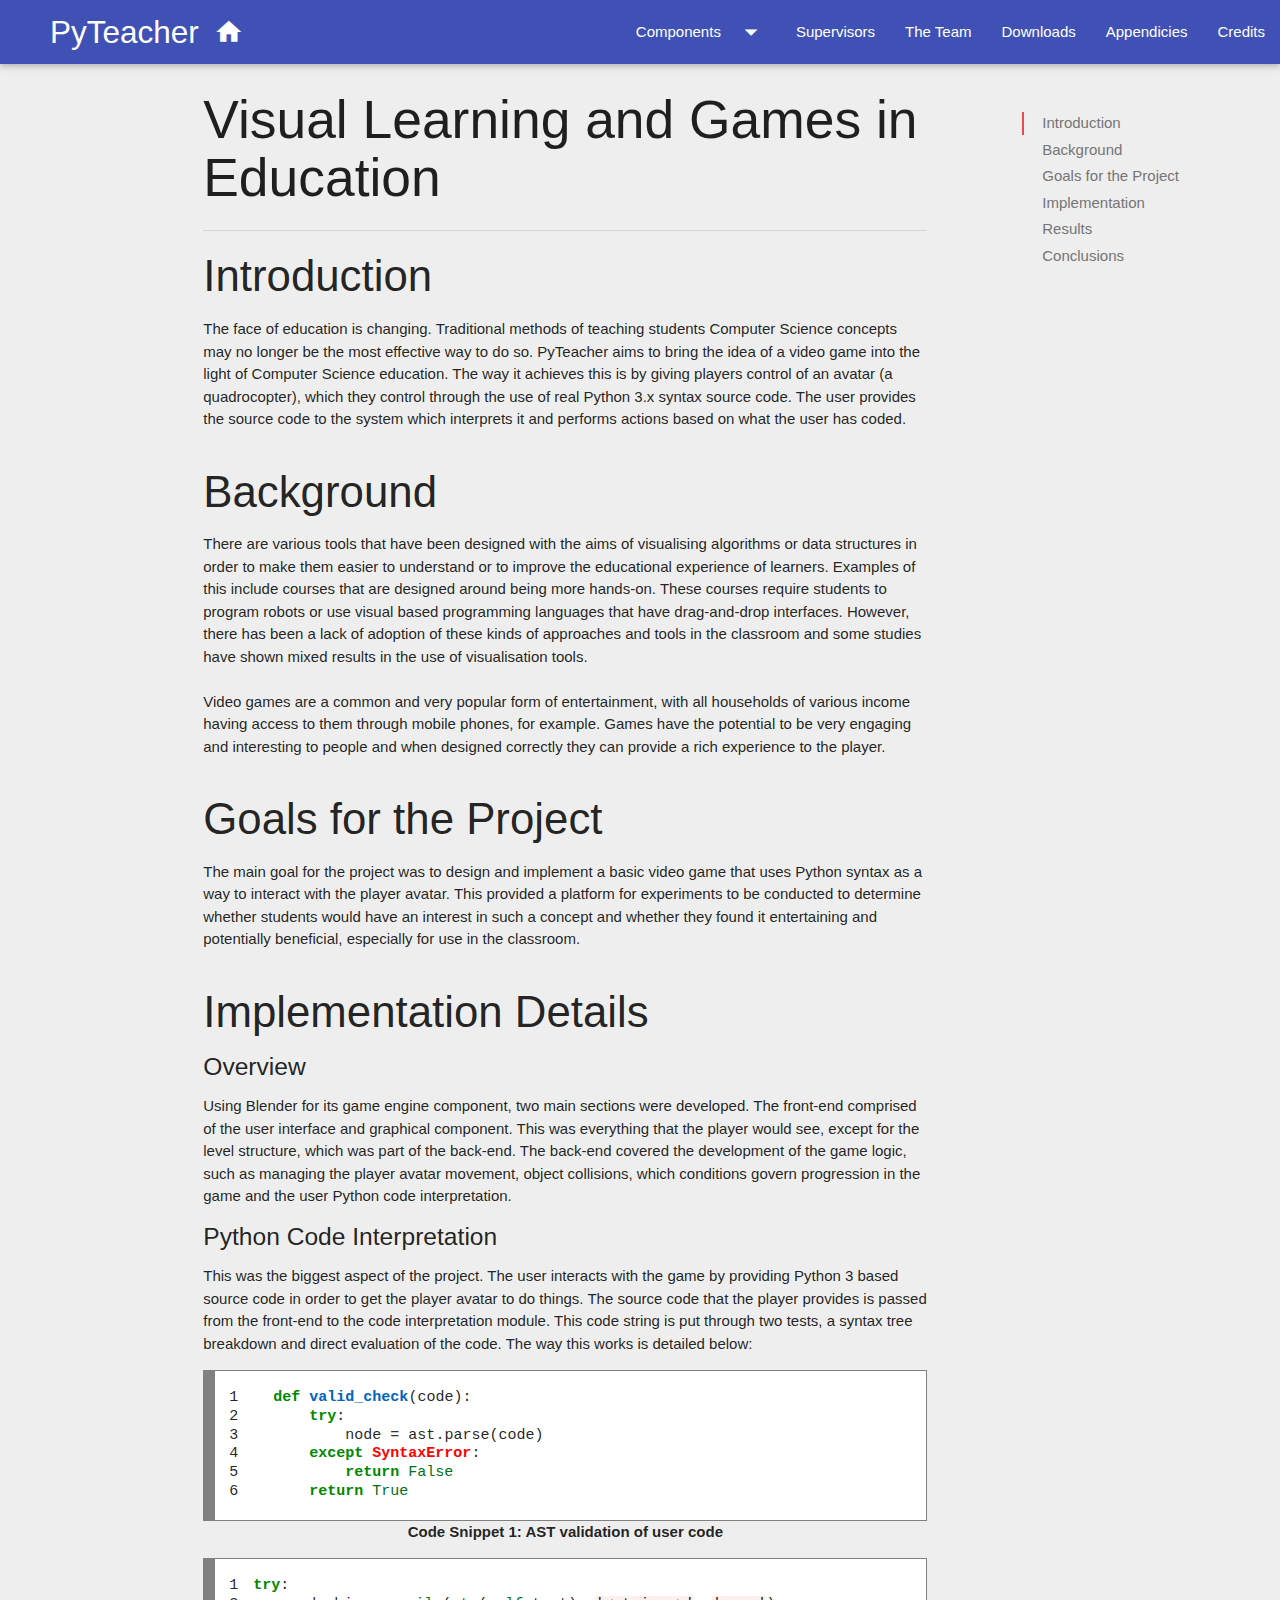
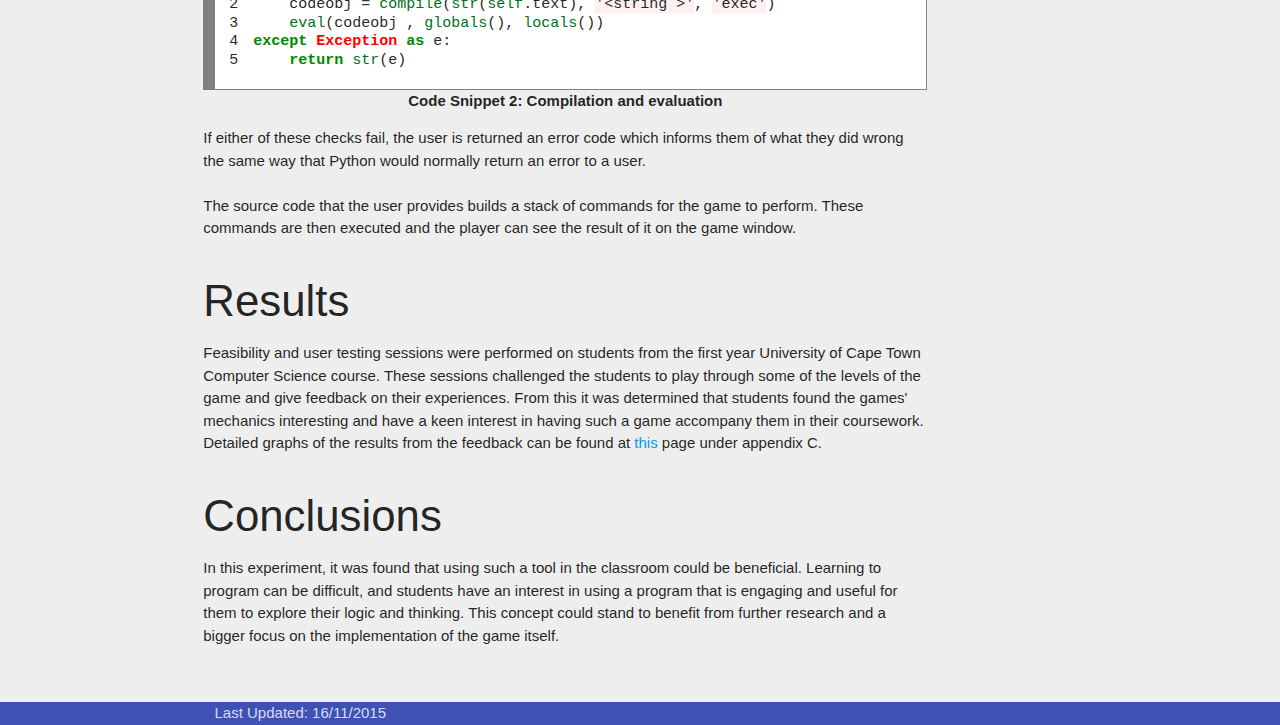
<file: res/pages/eugene.html>
<!DOCTYPE html>
<html>

<head lang="en">
    <meta charset="UTF-8">
    <title>PyTeacher | Visual Learning and Games in Education</title>
    <link rel="icon" type="image/jpeg" href="../img/uct_favicon.jpg">
    <!--[if lte IE 9]>
    <meta http-equiv="refresh" content="0;url=http://people.cs.uct.ac.za/~dbseug001/../pages/browserWarning.html"/>
    <![endif]-->
    <meta name="viewport" content="width=device-width, initial-scale=1.0, maximum-scale=1.0, user-scalable=no"/>
    <link rel="stylesheet" href="../css/materialize.min.css">
    <link rel="stylesheet" href="../css/extra.css">
    <link href="../css/material_icons.css" rel="stylesheet">
    <!--[if !(IE)]><!-->
    <script src="../js/jquery-2.1.1.min.js"></script>
    <script src="../js/materialize.min.js"></script>
    <script src="../js/extra.js"></script>
    <!--<![endif]-->
    <!--[if lt IE 9]>
    <script src="https://code.jquery.com/jquery-1.11.3.min.js"></script>
    <![endif]-->
    <script src="../js/compatability.js"></script>
</head>

<main>

    <ul id="dropdown1" class="dropdown-content">
        <li><a href="project.html">Overview</a></li>
        <li><a href="#!">Games in Education</a></li>
        <li><a href="mark.html">PyTeacher Flow Experience</a></li>
    </ul>
    <nav>
        <div id="top" class="nav-wrapper indigo">
            <a id="mainName" href="../../index.html" class="brand-logo"><i class="right left mdi-action-home"></i>PyTeacher</a>
            <a href="#!" data-activates="mobile-demo" class="button-collapse"><i id="rightShift"
                                                                                 class="mdi-navigation-menu"></i></a>
            <ul class="right hide-on-med-and-down">
                <li><a id="compFix" class="dropdown-button right-align" href="#!" data-activates="dropdown1">Components<i
                                class="material-icons right">arrow_drop_down</i></a></li>
                <li><a class="modal-trigger" href="#supModal">Supervisors</a></li>
                <li><a class="modal-trigger" href="#teamModal">The Team</a></li>
                <li><a href="downloads.html">Downloads</a></li>
                <li><a href="data.html">Appendicies</a></li>
                <li><a href="credits.html">Credits</a></li>
            </ul>
            <ul class="side-nav" id="mobile-demo">
                <li class="no-padding">
                    <ul class="collapsible collapsible-accordion">
                        <li class="active" style="background-color: #eeeeee !important;">
                            <a class="collapsible-header">Components</a>

                            <div class="collapsible-body">
                                <ul>
                                    <li><a href="project.html">Overview</a></li>
                                    <li class="active" style="background-color: #dddddd !important;"><a
                                            class="black-text" href="#!">Games in Education</a></li>
                                    <li><a href="mark.html">PyTeacher Flow Experience</a></li>
                                </ul>
                            </div>
                        </li>
                    </ul>
                </li>
                <li><a class="modal-trigger" href="#supModal">Supervisors</a></li>
                <li><a class="modal-trigger" href="#teamModal">The Team</a></li>
                <li><a href="downloads.html">Downloads</a></li>
                <li><a href="data.html">Appendicies</a></li>
                <li><a href="credits.html">Credits</a></li>
            </ul>
        </div>
    </nav>

    <div class="container">
        <div class="row">
            <div col="col m12">
                <div class="row">
                    <div id="E_intro" class="col s12 m9 l10 section scrollspy">
                        <h2>Visual Learning and Games in Education</h2>

                        <div class="borderAdd"></div>
                        <h3>Introduction</h3>

                        <p>The face of education is changing. Traditional methods of teaching students
                            Computer Science concepts may no longer be the most effective way to do so. PyTeacher aims
                            to bring the idea of a video game into the light of Computer Science education. The way it
                            achieves this is by giving players control of an avatar (a quadrocopter), which they control
                            through the use of real Python 3.x syntax source code. The user provides the source code to
                            the system which interprets it and performs actions based on what the user has coded.
                        </p>
                    </div>
                    <div id="E_back" class="col s12 m9 l10 section scrollspy">
                        <h3>Background</h3>

                        <p>
                            There are various tools that have been designed with the aims of visualising algorithms or
                            data structures in order to make them easier to understand or to improve the educational
                            experience of learners. Examples of this include courses that are designed around being more
                            hands-on. These courses require students to program robots or use visual based programming 
                            languages that have drag-and-drop interfaces. However, there has been a lack of adoption of
                            these kinds of approaches and tools in the classroom and some studies have shown mixed results 
                            in the use of visualisation tools.
                            <br/><br />
                            Video games are a common and very popular form of entertainment, with all households of various
                            income having access to them through mobile phones, for example. Games have the potential to
                            be very engaging and interesting to people and when designed correctly they can provide a
                            rich experience to the player.
                        </p>
                    </div>
                    <div id="E_goal" class="col s12 m9 l10 section scrollspy">
                        <h3>Goals for the Project</h3>
                        <p>
                            The main goal for the project was to design and implement a basic video game that uses
                            Python syntax as a way to interact with the player avatar. This provided a platform for
                            experiments to be conducted to determine whether students would have an interest in such a
                            concept and whether they found it entertaining and potentially beneficial, especially for 
                            use in the classroom.
                        </p>
                    </div>
                    <div id="E_implementation" class="col s12 m9 l10 section scrollspy">
                        <h3>Implementation Details</h3>
                        <h5>Overview</h5>
                        <p>
                            Using Blender for its game engine component, two main sections were developed. The front-end
                            comprised of the user interface and graphical component. This was everything that the player would
                            see, except for the level structure, which was part of the back-end. The back-end covered the
                            development of the game logic, such as managing the player avatar movement, object collisions, 
                            which conditions govern progression in the game and the user Python code interpretation.
                        </p>
                        <h5>Python Code Interpretation</h5>
                        <p>
                            This was the biggest aspect of the project. The user interacts with the game by providing Python 3 based
                            source code in order to get the player avatar to do things. The source code that the player provides is passed
                            from the front-end to the code interpretation module. This code string is put through two tests, a syntax
                            tree breakdown and direct evaluation of the code. The way this works is detailed below:
                        </p>

                            <!-- HTML generated using hilite.me --><div style="background: #ffffff; overflow:auto;width:auto;border:solid gray;border-width:.1em .1em .1em .8em;padding:.2em .6em;"><table><tr><td><pre style="margin: 0; line-height: 125%">1
2
3
4
5
6</pre></td><td><pre style="margin: 0; line-height: 125%"><span style="color: #008800; font-weight: bold">def</span> <span style="color: #0066BB; font-weight: bold">valid_check</span>(code):
    <span style="color: #008800; font-weight: bold">try</span>:
        node <span style="color: #333333">=</span> ast<span style="color: #333333">.</span>parse(code)
    <span style="color: #008800; font-weight: bold">except</span> <span style="color: #FF0000; font-weight: bold">SyntaxError</span>:
        <span style="color: #008800; font-weight: bold">return</span> <span style="color: #007020">False</span>
    <span style="color: #008800; font-weight: bold">return</span> <span style="color: #007020">True</span>
</pre></td></tr></table></div>
                        <p class="center-align" style="font-weight: bold;margin-top:0px;">Code Snippet 1: AST validation of user code</p>

                            <!-- HTML generated using hilite.me --><div style="background: #ffffff; overflow:auto;width:auto;border:solid gray;border-width:.1em .1em .1em .8em;padding:.2em .6em;"><table><tr><td><pre style="margin: 0; line-height: 125%">1
2
3
4
5</pre></td><td><pre style="margin: 0; line-height: 125%"><span style="color: #008800; font-weight: bold">try</span>:
    codeobj <span style="color: #333333">=</span> <span style="color: #007020">compile</span>(<span style="color: #007020">str</span>(<span style="color: #007020">self</span><span style="color: #333333">.</span>text), <span style="background-color: #fff0f0">&#39;&lt;string &gt;&#39;</span>, <span style="background-color: #fff0f0">&#39;exec&#39;</span>)
    <span style="color: #007020">eval</span>(codeobj , <span style="color: #007020">globals</span>(), <span style="color: #007020">locals</span>())
<span style="color: #008800; font-weight: bold">except</span> <span style="color: #FF0000; font-weight: bold">Exception</span> <span style="color: #008800; font-weight: bold">as</span> e:
    <span style="color: #008800; font-weight: bold">return</span> <span style="color: #007020">str</span>(e)
</pre></td></tr></table></div>
                        <p class="center-align" style="font-weight: bold;margin-top:0px;">Code Snippet 2: Compilation and evaluation</p>
                        <p>
                            If either of these checks fail, the user is returned an error code which informs them of what they did wrong
                            the same way that Python would normally return an error to a user. <br /><br /> The source code that the user 
                            provides builds a stack of commands for the game to perform. These commands are then executed and the player
                            can see the result of it on the game window.
                        </p>
                    </div>
                    <div id="E_results" class="col s12 m9 l10 section scrollspy">
                        <h3>Results</h3>
                        <p>
                            Feasibility and user testing sessions were performed on students from the first year University of Cape
                            Town Computer Science course. These sessions challenged the students to play through some of the levels of the 
                            game and give feedback on their experiences. From this it was determined that students found the games' mechanics
                            interesting and have a keen interest in having such a game accompany them in their coursework. Detailed graphs of
                            the results from the feedback can be found at <a href="data.html">this</a> page under appendix C.
                        </p>
                    </div>
                    <div id="E_conclusion" class="col s12 m9 l10 section scrollspy">
                        <h3>Conclusions</h3>
                        <p>
                            In this experiment, it was found that using such a tool in the classroom could be beneficial. Learning to program can
                            be difficult, and students have an interest in using a program that is engaging and useful for them to explore their logic and thinking.
                            This concept could stand to benefit from further research and a bigger focus on the implementation of the game itself.
                        </p>
                    </div>
                </div>
            </div>
        </div>
    </div>

    <div id="toc" class="col hide-on-small-only m3 l2">
        <ul class="section table-of-contents">
            <li><a href="#E_intro">Introduction</a></li>
            <li><a href="#E_back">Background</a></li>
            <li><a href="#E_goal">Goals for the Project</a></li>
            <li><a href="#E_implementation">Implementation</a></li>
            <li><a href="#E_results">Results</a></li>
            <li><a href="#E_conclusions">Conclusions</a></li>
        </ul>
    </div>

    <div id="teamModal" class="modal modal-fixed-footer">
        <div class="modal-content">
            <h4>PyTeacher - The Team</h4>

            <div class="borderAdd"></div>
            <div class="row">
                <div class="spacer" class="col s12">
                    <div class="row">
                        <div class="col m8">
                            <h5 style="margin-bottom:20px;">Eugene de Beste</h5>
                            <table class="new-table">
                                <thead>
                                <tr>
                                    <th data-field="id">Email</th>
                                    <th data-field="name">LinkedIn</th>
                                    <th data-field="price">GitHub</th>
                                </tr>
                                </thead>

                                <tbody>
                                <tr>
                                    <td><a href="mailto:debeste.eugene@gmail.com" target="_blank">debeste.eugene@gmail.com</a>
                                    </td>
                                    <td><a href="https://za.linkedin.com/pub/eugene-de-beste/91/35/11" target="_blank">eugene-de-beste</a>
                                    </td>
                                    <td><a href="https://Github.com/Banshee1221" target="_blank">Banshee1221</a></td>
                                </tr>
                                </tbody>
                            </table>
                        </div>
                        <div class="col m4">
                            <img class="circle resp-img" src="../img/Eugene.JPG" style="width:200px;">
                        </div>
                    </div>
                </div>
                <div class="col s12">
                    <div class="row">
                        <div class="col m8">
                            <h5 style="margin-bottom:20px;">Mark Grivainis</h5>
                            <table class="new-table">
                                <thead>
                                <tr>
                                    <th data-field="id">Email</th>
                                    <th data-field="price">GitHub</th>
                                </tr>
                                </thead>

                                <tbody>
                                <tr>
                                    <td><a class="textWrapper" href="mailto:markgrivainis@gmail.com" target="_blank">markgrivainis@gmail.com</a>
                                    </td>
                                    <td><a href="https://github.com/MarkGrivainis" target="_blank">MarkGrivainis</a>
                                    </td>
                                </tr>
                                </tbody>
                            </table>
                        </div>
                        <div class="col m4">
                            <img class="circle resp-img" src="../img/Mark.jpg" style="width:200px;">
                        </div>
                    </div>
                </div>
            </div>
        </div>
        <div class="modal-footer">
            <a href="#!" class=" modal-action modal-close waves-effect waves-light btn-flat">Close</a>
        </div>
    </div>

    <div id="supModal" class="modal modal-fixed-footer">
        <div class="modal-content">
            <h4>PyTeacher - Supervisors</h4>

            <div class="borderAdd"></div>
            <div class="row">
                <div class="spacer" class="col s12">
                    <div class="row">
                        <div class="col m8">
                            <h5 style="margin-bottom:20px;">Gary Stewart - Supervisor</h5>
                            <table class="new-table">
                                <thead>
                                <tr>
                                    <th data-field="id">Email</th>
                                    <th data-field="name">Telephone</th>
                                </tr>
                                </thead>

                                <tbody>
                                <tr>
                                    <td><a href="mailto:gstewart@cs.uct.ac.za" target="_blank">gstewart@cs.uct.ac.za</a>
                                    </td>
                                    <td>+27 21 650 2665</td>
                                </tr>
                                </tbody>
                            </table>
                        </div>
                        <div class="col m4">
                            <img class="circle resp-img" src="../img/gary.jpg" style="width:200px;height:200px;">
                        </div>
                    </div>
                </div>
                <div class="col s12">
                    <div class="row">
                        <div class="col m8">
                            <h5 style="margin-bottom:20px;">James Gain - Co-supervisor</h5>
                            <table class="new-table">
                                <thead>
                                <tr>
                                    <th data-field="id">Email</th>
                                    <th data-field="price">Telephone</th>
                                    <th data-field="name">Website</th>
                                </tr>
                                </thead>

                                <tbody>
                                <tr>
                                    <td><a class="textWrapper" href="mailto:jgain@cs.uct.ac.za" target="_blank">jgain@cs.uct.ac.za</a>
                                    </td>
                                    <td>+27 21 650 4058</td>
                                    <td><a class="textWrapper" href="http://people.cs.uct.ac.za/~jgain/"
                                           target="_blank">jgain@UCT</a></td>
                                </tr>
                                </tbody>
                            </table>
                        </div>
                        <div class="col m4">
                            <img class="circle resp-img" src="../img/james.jpg" style="width:200px;height:200px;">
                        </div>
                    </div>
                </div>
            </div>
        </div>
        <div class="modal-footer">
            <a href="#!" class=" modal-action modal-close waves-effect waves-light btn-flat">Close</a>
        </div>
    </div>
</main>

<div id="push"></div>
<footer>
    <div class="indigo">
        <div class="footer-copyright container light" style="color:rgba(255,255,255,0.8)">
            Last Updated: 16/11/2015
        </div>
    </div>
</footer>

</html>
</file>
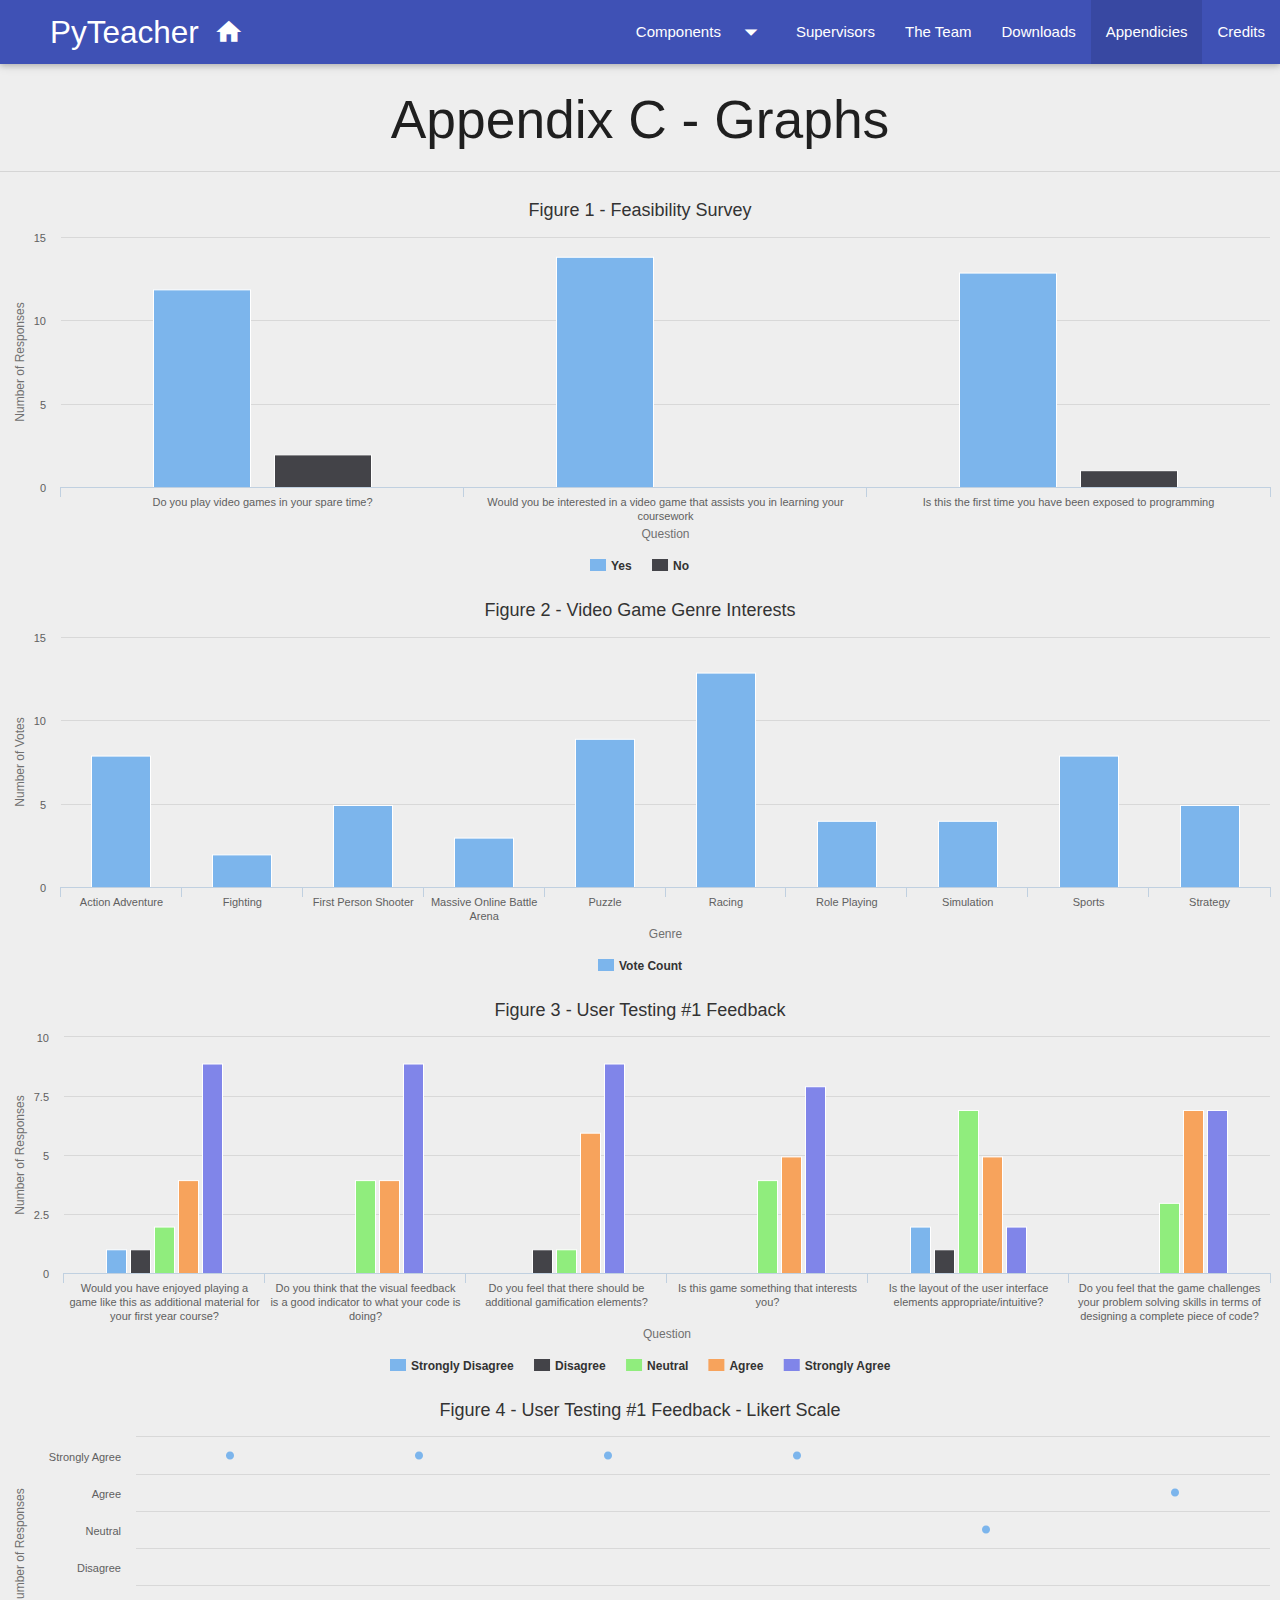
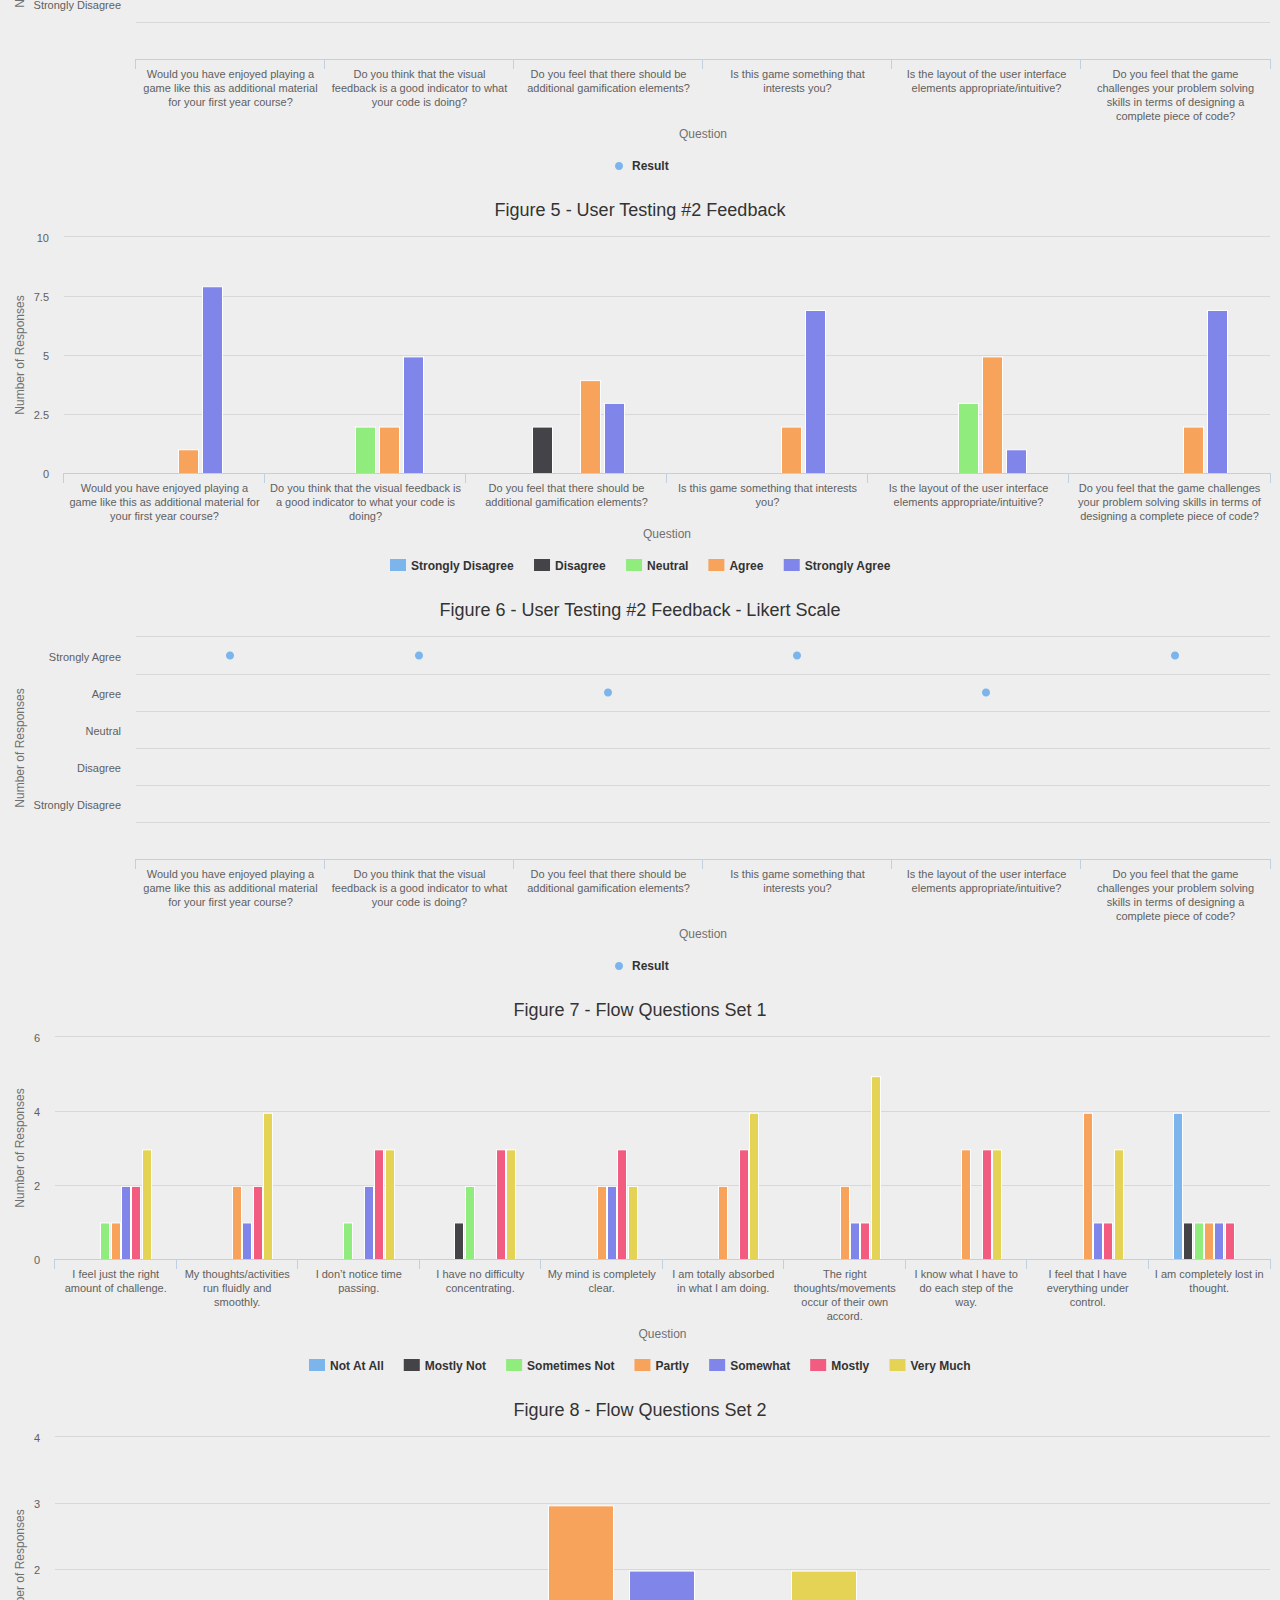
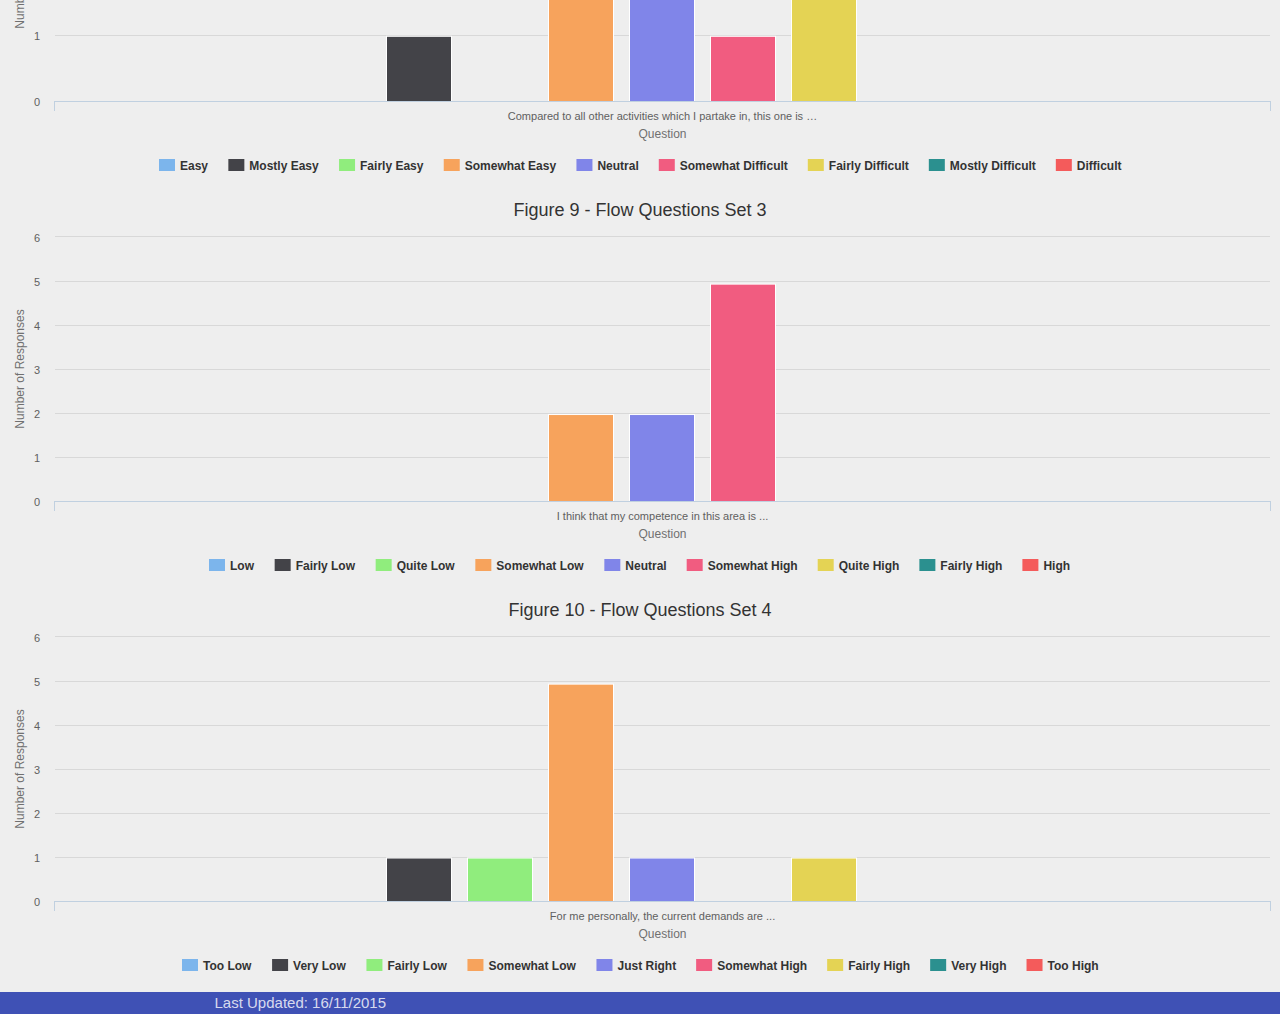
<file: res/pages/graphs.html>
<!DOCTYPE html>
<html>

<head lang="en">
    <meta charset="UTF-8">
    <title>PyTeacher | Graphs</title>
    <link rel="icon" type="image/jpeg" href="../img/uct_favicon.jpg">
    <!--[if lte IE 9]>
    <meta http-equiv="refresh" content="0;url=http://people.cs.uct.ac.za/~dbseug001/../pages/browserWarning.html"/>
    <![endif]-->
    <meta name="viewport" content="width=device-width, initial-scale=1.0, maximum-scale=1.0, user-scalable=no"/>
    <link rel="stylesheet" href="../css/materialize.min.css">
    <link rel="stylesheet" href="../css/extra.css">
    <link href="https://fonts.googleapis.com/icon?family=Material+Icons" rel="stylesheet">
    <!--[if !(IE)]><!-->
    <script src="http://code.jquery.com/jquery-2.1.1.min.js"></script>
    <script src="../js/materialize.min.js"></script>
    <script src="../js/extra.js"></script>
    <script src="../js/highcharts.js"></script>
    <script src="../js/graphs.js"></script>
    <!--<![endif]-->
    <!--[if lt IE 9]>
    <script src="https://code.jquery.com/jquery-1.11.3.min.js"></script>
    <![endif]-->
    <script src="../js/compatability.js"></script>
</head>

<main>
    <ul id="dropdown1" class="dropdown-content">
        <li><a href="project.html">Overview</a></li>
        <li><a href="eugene.html">Games in Education</a></li>
        <li><a href="mark.html">Flow in Educational Games</a></li>
    </ul>
    <nav>
        <div id="top" class="nav-wrapper indigo">
            <a id="mainName" href="../../index.html" class="brand-logo"><i class="right left mdi-action-home"></i>PyTeacher</a>
            <a href="#!" data-activates="mobile-demo" class="button-collapse"><i id="rightShift"
                                                                                 class="mdi-navigation-menu"></i></a>
            <ul class="right hide-on-med-and-down">
                <li><a id="compFix" class="dropdown-button right-align" href="#!" data-activates="dropdown1">Components<i
                                class="material-icons right">arrow_drop_down</i></a></li>
                <li><a class="modal-trigger" href="#supModal">Supervisors</a></li>
                <li><a class="modal-trigger" href="#teamModal">The Team</a></li>
                <li><a href="downloads.html">Downloads</a></li>
                <li class="active"><a href="data.html">Appendicies</a></li>
                <li><a href="credits.html">Credits</a></li>
            </ul>
            <ul class="side-nav" id="mobile-demo">
                <li class="no-padding">
                    <ul class="collapsible collapsible-accordion">
                        <li>
                            <a class="collapsible-header">Components</a>

                            <div class="collapsible-body">
                                <ul>
                                    <li><a href="project.html">Overview</a></li>
                                    <li><a href="eugene.html">Games in Education</a></li>
                                    <li><a href="mark.html">Flow in Educational Games</a></li>
                                </ul>
                            </div>
                        </li>
                    </ul>
                </li>
                <li><a class="modal-trigger" href="#supModal">Supervisors</a></li>
                <li><a class="modal-trigger" href="#teamModal">The Team</a></li>
                <li><a href="downloads.html">Downloads</a></li>
                <li class="active"><a href="data.html">Appendicies</a></li>
                <li><a href="credits.html">Credits</a></li>
            </ul>
        </div>
    </nav>

    <div id="graphs" class="page-header">
        <h2 class="center-align">Appendix C - Graphs</h2>
        <div class="borderAdd"></div>
    </div>
    <div class="col m6 overrideCol">
        <div id="chartContainer1" style="width:100%; height:400px;"></div>
    </div>
    <div class="col m6 overrideCol">
        <div id="chartContainer2" style="width:100%; height:400px;"></div>
    </div>

    <div class="col m6 overrideCol">
        <div id="chartContainer3" style="width:100%; height:400px;"></div>
    </div>
    <div class="col m6 overrideCol">
        <div id="chartContainer4" style="width:100%; height:400px;"></div>
    </div>

    <div class="col m6 overrideCol">
        <div id="chartContainer5" style="width:100%; height:400px;"></div>
    </div>
    <div class="col m6 overrideCol">
        <div id="chartContainer6" style="width:100%; height:400px;"></div>
    </div>
    <div class="col s12">
        <div id="chartContainer7" style="width:100%; height:400px;"></div>
    </div>
    <div class="col m4 overrideCol">
        <div id="chartContainer8" style="width:100%; height:400px;"></div>
    </div>
    <div class="col m4 overrideCol">
        <div id="chartContainer9" style="width:100%; height:400px;"></div>
    </div>
    <div class="col m4 overrideCol">
        <div id="chartContainer10" style="width:100%; height:400px;"></div>
    </div>
            

    <div id="teamModal" class="modal modal-fixed-footer">
        <div class="modal-content">
            <h4>PyTeacher - The Team</h4>

            <div class="borderAdd"></div>
            <div class="row">
                <div class="spacer" class="col s12">
                    <div class="row">
                        <div class="col m8">
                            <h5 style="margin-bottom:20px;">Eugene de Beste</h5>
                            <table class="new-table">
                                <thead>
                                <tr>
                                    <th data-field="id">Email</th>
                                    <th data-field="name">LinkedIn</th>
                                    <th data-field="price">GitHub</th>
                                </tr>
                                </thead>

                                <tbody>
                                <tr>
                                    <td><a href="mailto:debeste.eugene@gmail.com" target="_blank">debeste.eugene@gmail.com</a>
                                    </td>
                                    <td><a href="https://za.linkedin.com/pub/eugene-de-beste/91/35/11" target="_blank">eugene-de-beste</a>
                                    </td>
                                    <td><a href="https://Github.com/Banshee1221" target="_blank">Banshee1221</a></td>
                                </tr>
                                </tbody>
                            </table>
                        </div>
                        <div class="col m4">
                            <img class="circle resp-img" src="../img/Eugene.JPG" style="width:200px;">
                        </div>
                    </div>
                </div>
                <div class="col s12">
                    <div class="row">
                        <div class="col m8">
                            <h5 style="margin-bottom:20px;">Mark Grivainis</h5>
                            <table class="new-table">
                                <thead>
                                <tr>
                                    <th data-field="id">Email</th>
                                    <th data-field="price">GitHub</th>
                                </tr>
                                </thead>

                                <tbody>
                                <tr>
                                    <td><a class="textWrapper" href="mailto:markgrivainis@gmail.com" target="_blank">markgrivainis@gmail.com</a>
                                    </td>
                                    <td><a href="https://github.com/MarkGrivainis" target="_blank">MarkGrivainis</a>
                                    </td>
                                </tr>
                                </tbody>
                            </table>
                        </div>
                        <div class="col m4">
                            <img class="circle resp-img" src="../img/Mark.jpg" style="width:200px;">
                        </div>
                    </div>
                </div>
            </div>
        </div>
        <div class="modal-footer">
            <a href="#!" class=" modal-action modal-close waves-effect waves-light btn-flat">Close</a>
        </div>
    </div>

    <div id="supModal" class="modal modal-fixed-footer">
        <div class="modal-content">
            <h4>PyTeacher - Supervisors</h4>

            <div class="borderAdd"></div>
            <div class="row">
                <div class="spacer" class="col s12">
                    <div class="row">
                        <div class="col m8">
                            <h5 style="margin-bottom:20px;">Gary Stewart - Supervisor</h5>
                            <table class="new-table">
                                <thead>
                                <tr>
                                    <th data-field="id">Email</th>
                                    <th data-field="name">Telephone</th>
                                </tr>
                                </thead>

                                <tbody>
                                <tr>
                                    <td><a href="mailto:gstewart@cs.uct.ac.za" target="_blank">gstewart@cs.uct.ac.za</a>
                                    </td>
                                    <td>+27 21 650 2665</td>
                                </tr>
                                </tbody>
                            </table>
                        </div>
                        <div class="col m4">
                            <img class="circle resp-img" src="../img/gary.jpg" style="width:200px;height:200px;">
                        </div>
                    </div>
                </div>
                <div class="col s12">
                    <div class="row">
                        <div class="col m8">
                            <h5 style="margin-bottom:20px;">James Gain - Co-supervisor</h5>
                            <table class="new-table">
                                <thead>
                                <tr>
                                    <th data-field="id">Email</th>
                                    <th data-field="price">Telephone</th>
                                    <th data-field="name">Website</th>
                                </tr>
                                </thead>

                                <tbody>
                                <tr>
                                    <td><a class="textWrapper" href="mailto:jgain@cs.uct.ac.za" target="_blank">jgain@cs.uct.ac.za</a>
                                    </td>
                                    <td>+27 21 650 4058</td>
                                    <td><a class="textWrapper" href="http://people.cs.uct.ac.za/~jgain/"
                                           target="_blank">jgain@UCT</a></td>
                                </tr>
                                </tbody>
                            </table>
                        </div>
                        <div class="col m4">
                            <img class="circle resp-img" src="../img/james.jpg" style="width:200px;height:200px;">
                        </div>
                    </div>
                </div>
            </div>
        </div>
        <div class="modal-footer">
            <a href="#!" class=" modal-action modal-close waves-effect waves-light btn-flat">Close</a>
        </div>
    </div>
</main>

<div id="push"></div>
<footer>
    <div class="indigo">
        <div class="footer-copyright container light" style="color:rgba(255,255,255,0.8)">
            Last Updated: 16/11/2015
        </div>
    </div>
</footer>

</html>
</file>
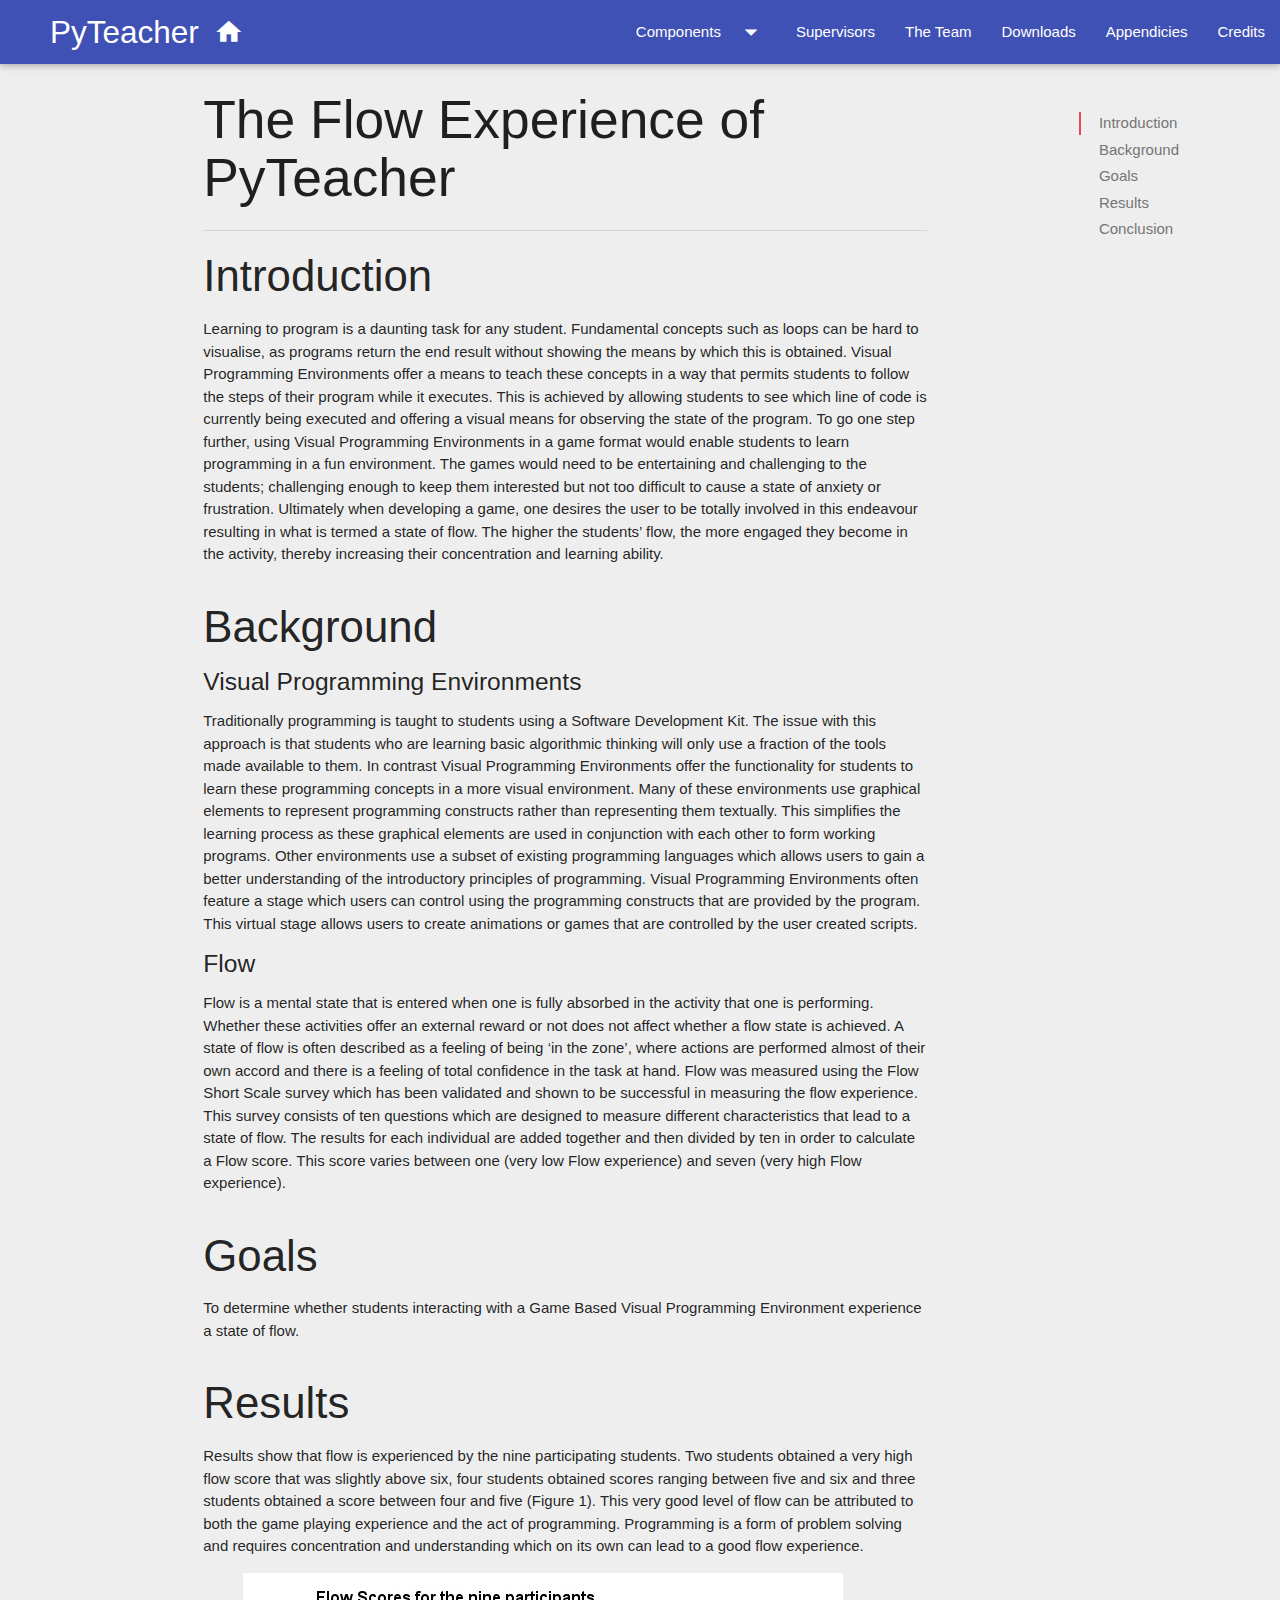
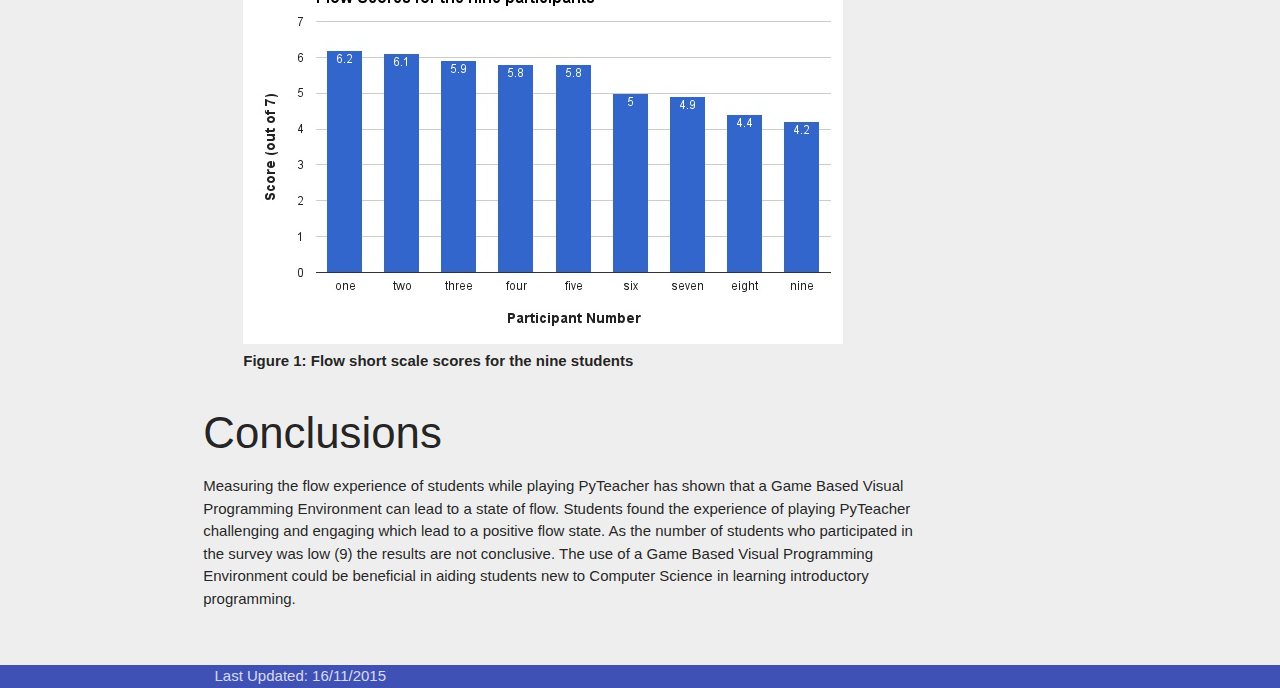
<file: res/pages/mark.html>
<!DOCTYPE html>
<html>

<head lang="en">
    <meta charset="UTF-8">
    <title>PyTeacher | Flow in Edutainment</title>
    <link rel="icon" type="image/jpeg" href="../img/uct_favicon.jpg">
    <!--[if lte IE 9]>
    <meta http-equiv="refresh" content="0;url=http://people.cs.uct.ac.za/~dbseug001/../pages/browserWarning.html"/>
    <![endif]-->
    <meta name="viewport" content="width=device-width, initial-scale=1.0, maximum-scale=1.0, user-scalable=no"/>
    <link rel="stylesheet" href="../css/materialize.min.css">
    <link rel="stylesheet" href="../css/extra.css">
    <link href="../css/material_icons.css" rel="stylesheet">
    <!--[if !(IE)]><!-->
    <script src="../js/jquery-2.1.1.min.js"></script>
    <script src="../js/materialize.min.js"></script>
    <script src="../js/extra.js"></script>
    <!--<![endif]-->
    <!--[if lt IE 9]>
    <script src="https://code.jquery.com/jquery-1.11.3.min.js"></script>
    <![endif]-->
    <script src="../js/compatability.js"></script>
</head>

<main>

    <ul id="dropdown1" class="dropdown-content">
        <li><a href="project.html">Overview</a></li>
        <li><a href="eugene.html">Games in Education</a></li>
        <li><a href="#!">PyTeacher Flow Experience</a></li>
    </ul>
    <nav>
        <div id="top" class="nav-wrapper indigo">
            <a id="mainName" href="../../index.html" class="brand-logo"><i class="right left mdi-action-home"></i>PyTeacher</a>
            <a href="#" data-activates="mobile-demo" class="button-collapse"><i id="rightShift"
                                                                                class="mdi-navigation-menu"></i></a>
            <ul class="right hide-on-med-and-down">
                <li><a id="compFix" class="dropdown-button right-align" href="#!" data-activates="dropdown1">Components<i
                                class="material-icons right">arrow_drop_down</i></a></li>
                <li><a class="modal-trigger" href="#supModal">Supervisors</a></li>
                <li><a class="modal-trigger" href="#teamModal">The Team</a></li>
                <li><a href="downloads.html">Downloads</a></li>
                <li><a href="data.html">Appendicies</a></li>
                <li><a href="credits.html">Credits</a></li>
            </ul>
            <ul class="side-nav" id="mobile-demo">
                <li class="no-padding">
                    <ul class="collapsible collapsible-accordion">
                        <li class="active" style="background-color: #eeeeee !important;">
                            <a class="collapsible-header">Components</i></a>

                            <div class="collapsible-body">
                                <ul>
                                    <li><a href="project.html">Overview</a></li>
                                    <li><a href="eugene.html">Games in Education</a></li>
                                    <li class="active" style="background-color: #dddddd !important;"><a
                                            class="black-text" href="#!">PyTeacher Flow Experience</a></li>
                                </ul>
                            </div>
                        </li>
                    </ul>
                </li>
                <li><a class="modal-trigger" href="#supModal">Supervisors</a></li>
                <li><a class="modal-trigger" href="#teamModal">The Team</a></li>
                <li><a href="downloads.html">Downloads</a></li>
                <li><a href="data.html">Appendicies</a></li>
                <li><a href="credits.html">Credits</a></li>
            </ul>
        </div>
    </nav>

    <div class="container">
        <div class="row">
            <div col="col m12">
                <div class="row">
                    <div id="M_intro" class="col s12 m9 l10 section scrollspy">
                        <h2>The Flow Experience of PyTeacher</h2>
                        <div class="borderAdd"></div>
                        <h3>Introduction</h3>
                        <p>Learning to program is a daunting task for any student. Fundamental concepts such as loops can be hard to visualise, as programs return the end result without showing the means by which this is obtained. Visual Programming Environments offer a means to teach these concepts in a way that permits students to follow the steps of their program while it executes. This is achieved by allowing students to see which line of code is currently being executed and offering a visual means for observing the state of the program. To go one step further, using Visual Programming Environments in a game format would enable students to learn programming in a fun environment.  The games would need to be entertaining and challenging to the students; challenging enough to keep them interested but not too difficult to cause a state of anxiety or frustration. Ultimately when developing a game, one desires the user to be totally involved in this endeavour resulting in what is termed a state of flow. The higher the students’ flow, the more engaged they become in the activity, thereby increasing their concentration and learning ability.
                        </p>
                    </div>
                    <div id="M_back" class="col s12 m9 l10 section scrollspy">
                        <h3>Background</h3>
                        <h5>Visual Programming Environments</h5>
                        <p>
                            Traditionally programming is taught to students using a Software Development Kit. The issue with this approach is that students who are learning basic algorithmic thinking will only use a fraction of the tools made available to them. In contrast Visual Programming Environments offer the functionality for students to learn these programming concepts in a more visual environment. Many of these environments use graphical elements to represent programming constructs rather than representing them textually. This simplifies the learning process as these graphical elements are used in conjunction with each other to form working programs. Other environments use a subset of existing programming languages which allows users to gain a better understanding of the introductory principles of programming. Visual Programming Environments often feature a stage which users can control using the programming constructs that are provided by the program. This virtual stage allows users to create animations or games that are controlled by the user created scripts.
                        </p>
                        <h5>Flow</h5>
                        <p>
                            Flow is a mental state that is entered when one is fully absorbed in the activity that one is performing. Whether these activities offer an external reward or not does not affect whether a flow state is achieved. A state of flow is often described as a feeling of being ‘in the zone’, where actions are performed almost of their own accord and there is a feeling of total confidence in the task at hand. Flow was measured using the Flow Short Scale survey which has been validated and shown to be successful in measuring the flow experience. This survey consists of ten questions which are designed to measure different characteristics that lead to a state of flow. The results for each individual are added together and then divided by ten in order to calculate a Flow score. This score varies between one (very low Flow experience) and seven (very high Flow experience).
                        </p>
                    </div>
                    <div id="M_goal" class="col s12 m9 l10 section scrollspy">
                        <h3>Goals</h3>
                        <p>
                            To determine whether students interacting with a Game Based Visual Programming Environment experience a state of flow.
                        </p>
                    </div>
                    <div id="M_result" class="col s12 m9 l10 section scrollspy">
                        <h3>Results</h3>
                        <p>
                            Results show that flow is experienced by the nine participating students. Two students obtained a very high flow score that was slightly above six, four students obtained scores ranging between five and six and three students obtained a score between four and five (Figure 1). This very good level of flow can be attributed to both the game playing experience and the act of programming. Programming is a form of problem solving and requires concentration and understanding which on its own can lead to a good flow experience.
                        </p>
                        <figure>
                            <img class="responsive-img" src="../img/mark_graph.jpg" alt="Flow short scale scores for the nine students">
                            <figcaption style="font-weight: bold;">Figure 1: Flow short scale scores for the nine students</figcaption>
                        </figure>
                    </div>
                    <div id="M_conclusion" class="col s12 m9 l10 section scrollspy">
                        <h3>Conclusions</h3>
                        <p>
                            Measuring the flow experience of students while playing PyTeacher has shown that a Game Based Visual Programming Environment can lead to a state of flow. Students found the experience of playing PyTeacher challenging and engaging which lead to a positive flow state. As the number of students who participated in the survey  was low (9) the results are not conclusive. The use of a Game Based Visual Programming Environment could be beneficial in aiding students new to Computer Science in learning introductory programming.
                        </p>
                    </div>
                </div>
            </div>
        </div>
    </div>

    <div id="toc" class="col hide-on-small-only m3 l2">
        <ul class="section table-of-contents">
            <li><a href="#M_intro">Introduction</a></li>
            <li><a href="#M_back">Background</a></li>
            <li><a href="#M_goal">Goals</a></li>
            <li><a href="#M_result">Results</a></li>
            <li><a href="#M_conclusion">Conclusion</a></li>
        </ul>
    </div>

    <div id="teamModal" class="modal modal-fixed-footer">
        <div class="modal-content">
            <h4>PyTeacher - The Team</h4>
            <div class="borderAdd"></div>
            <div class="row">
                <div class="spacer" class="col s12">
                    <div class="row">
                        <div class="col m8">
                            <h5 style="margin-bottom:20px;">Eugene de Beste</h5>
                            <table class="new-table">
                                <thead>
                                <tr>
                                    <th data-field="id">Email</th>
                                    <th data-field="name">LinkedIn</th>
                                    <th data-field="price">GitHub</th>
                                </tr>
                                </thead>

                                <tbody>
                                <tr>
                                    <td><a href="mailto:debeste.eugene@gmail.com" target="_blank">debeste.eugene@gmail.com</a>
                                    </td>
                                    <td><a href="https://za.linkedin.com/pub/eugene-de-beste/91/35/11" target="_blank">eugene-de-beste</a>
                                    </td>
                                    <td><a href="https://Github.com/Banshee1221" target="_blank">Banshee1221</a></td>
                                </tr>
                                </tbody>
                            </table>
                        </div>
                        <div class="col m4">
                            <img class="circle resp-img" src="../img/Eugene.JPG" style="width:200px;">
                        </div>
                    </div>
                </div>
                <div class="col s12">
                    <div class="row">
                        <div class="col m8">
                            <h5 style="margin-bottom:20px;">Mark Grivainis</h5>
                            <table class="new-table">
                                <thead>
                                <tr>
                                    <th data-field="id">Email</th>
                                    <th data-field="price">GitHub</th>
                                </tr>
                                </thead>

                                <tbody>
                                <tr>
                                    <td><a class="textWrapper" href="mailto:markgrivainis@gmail.com" target="_blank">markgrivainis@gmail.com</a>
                                    </td>
                                    <td><a href="https://github.com/MarkGrivainis" target="_blank">MarkGrivainis</a>
                                    </td>
                                </tr>
                                </tbody>
                            </table>
                        </div>
                        <div class="col m4">
                            <img class="circle resp-img" src="../img/Mark.jpg" style="width:200px;">
                        </div>
                    </div>
                </div>
            </div>
        </div>
        <div class="modal-footer">
            <a href="#!" class=" modal-action modal-close waves-effect waves-light btn-flat">Close</a>
        </div>
    </div>

    <div id="supModal" class="modal modal-fixed-footer">
        <div class="modal-content">
            <h4>PyTeacher - Supervisors</h4>
            <div class="borderAdd"></div>
            <div class="row">
                <div class="spacer" class="col s12">
                    <div class="row">
                        <div class="col m8">
                            <h5 style="margin-bottom:20px;">Gary Stewart - Supervisor</h5>
                            <table class="new-table">
                                <thead>
                                <tr>
                                    <th data-field="id">Email</th>
                                    <th data-field="name">Telephone</th>
                                </tr>
                                </thead>

                                <tbody>
                                <tr>
                                    <td><a href="mailto:gstewart@cs.uct.ac.za" target="_blank">gstewart@cs.uct.ac.za</a>
                                    </td>
                                    <td>+27 21 650 2665</td>
                                </tr>
                                </tbody>
                            </table>
                        </div>
                        <div class="col m4">
                            <img class="circle resp-img" src="../img/gary.jpg" style="width:200px;height:200px;">
                        </div>
                    </div>
                </div>

                <div class="col s12">
                    <div class="row">
                        <div class="col m8">
                            <h5 style="margin-bottom:20px;">James Gain - Co-supervisor</h5>
                            <table class="new-table">
                                <thead>
                                <tr>
                                    <th data-field="id">Email</th>
                                    <th data-field="price">Telephone</th>
                                    <th data-field="name">Website</th>
                                </tr>
                                </thead>

                                <tbody>
                                <tr>
                                    <td><a class="textWrapper" href="mailto:jgain@cs.uct.ac.za" target="_blank">jgain@cs.uct.ac.za</a>
                                    </td>
                                    <td>+27 21 650 4058</td>
                                    <td><a class="textWrapper" href="http://people.cs.uct.ac.za/~jgain/"
                                           target="_blank">jgain@UCT</a></td>
                                </tr>
                                </tbody>
                            </table>
                        </div>
                        <div class="col m4">
                            <img class="circle resp-img" src="../img/james.jpg" style="width:200px;height:200px;">
                        </div>
                    </div>
                </div>
            </div>
        </div>
        <div class="modal-footer">
            <a href="#!" class=" modal-action modal-close waves-effect waves-light btn-flat">Close</a>
        </div>
    </div>
</main>

<div id="push"></div>
<footer>
    <div class="indigo">
        <div class="footer-copyright container light" style="color:rgba(255,255,255,0.8)">
            Last Updated: 16/11/2015
        </div>
    </div>
</footer>

</html>
</file>
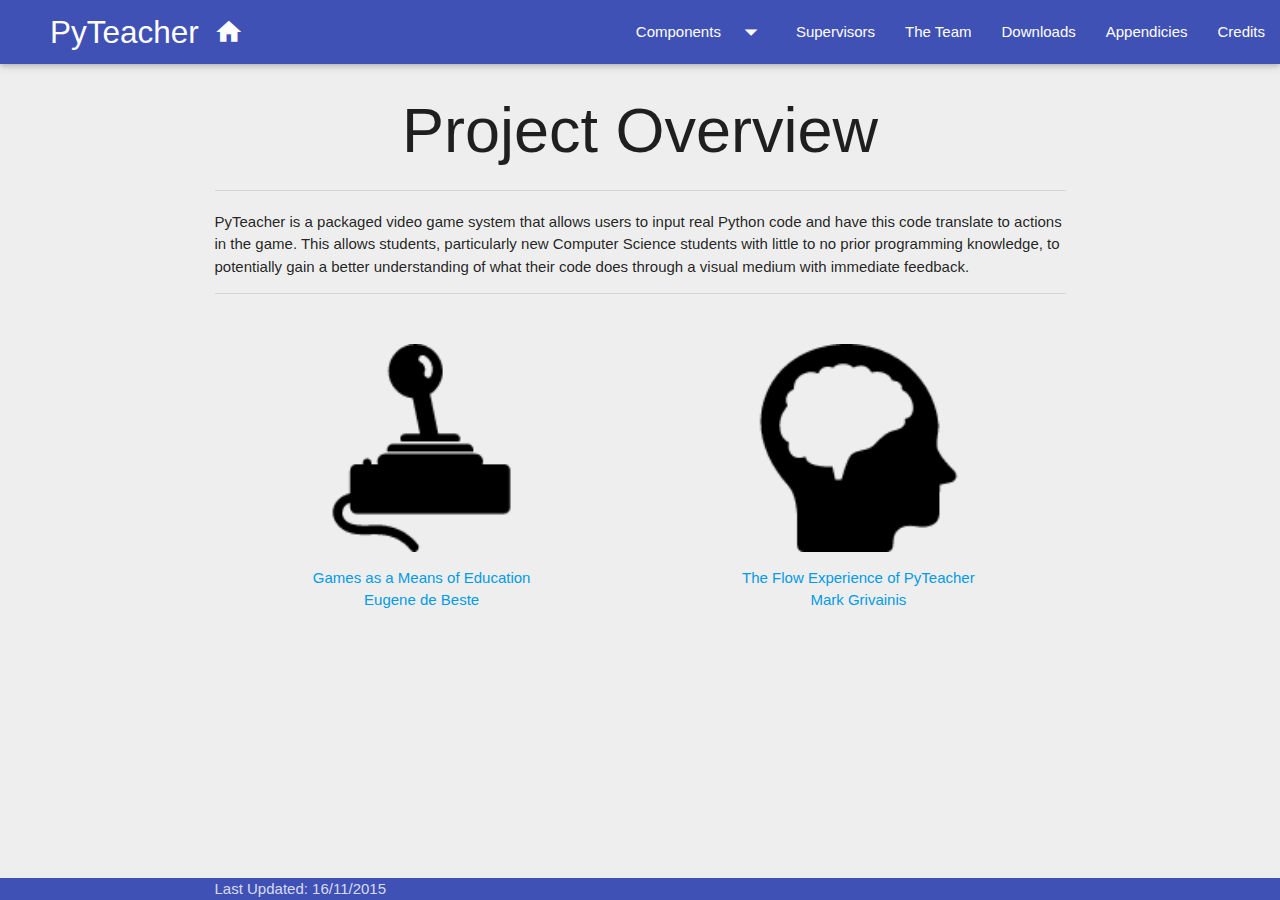
<file: res/pages/project.html>
<!DOCTYPE html>
<html>

<head lang="en">
    <meta charset="UTF-8">
    <title>PyTeacher | Components Breakdown</title>
    <link rel="icon" type="image/jpeg" href="../img/uct_favicon.jpg">
    <!--[if lte IE 9]>
    <meta http-equiv="refresh" content="0;url=http://people.cs.uct.ac.za/~dbseug001/../pages/browserWarning.html"/>
    <![endif]-->
    <meta name="viewport" content="width=device-width, initial-scale=1.0, maximum-scale=1.0, user-scalable=no"/>
    <link rel="stylesheet" href="../css/materialize.min.css">
    <link rel="stylesheet" href="../css/extra.css">
    <link href="../css/material_icons.css" rel="stylesheet">
    <!--[if !(IE)]><!-->
    <script src="../js/jquery-2.1.1.min.js"></script>
    <script src="../js/materialize.min.js"></script>
    <script src="../js/extra.js"></script>
    <!--<![endif]-->
    <!--[if lt IE 9]>
    <script src="https://code.jquery.com/jquery-1.11.3.min.js"></script>
    <![endif]-->
    <script src="../js/compatability.js"></script>
</head>

<main>

    <ul id="dropdown1" class="dropdown-content">
        <li class="active"><a href="#!">Overview</a></li>
        <li><a href="eugene.html">Games in Education</a></li>
        <li><a href="mark.html">PyTeacher Flow Experience</a></li>
    </ul>
    <nav>
        <div id="top" class="nav-wrapper indigo">
            <a id="mainName" href="../../index.html" class="brand-logo"><i class="right left mdi-action-home"></i>PyTeacher</a>
            <a href="#!" data-activates="mobile-demo" class="button-collapse"><i id="rightShift"
                                                                                 class="mdi-navigation-menu"></i></a>
            <ul class="right hide-on-med-and-down">
                <li><a id="compFix" class="dropdown-button right-align" href="#!" data-activates="dropdown1">Components<i
                                class="material-icons right">arrow_drop_down</i></a></li>
                <li><a class="modal-trigger" href="#supModal">Supervisors</a></li>
                <li><a class="modal-trigger" href="#teamModal">The Team</a></li>
                <li><a href="downloads.html">Downloads</a></li>
                <li><a href="data.html">Appendicies</a></li>
                <li><a href="credits.html">Credits</a></li>
            </ul>
            <ul class="side-nav" id="mobile-demo">
                <li class="no-padding">
                    <ul class="collapsible collapsible-accordion">
                        <li class="active" style="background-color: #eeeeee !important;">
                            <a class="collapsible-header">Components</a>

                            <div class="collapsible-body">
                                <ul>
                                    <li class="active" style="background-color: #dddddd !important;"><a
                                            class="black-text"
                                            href="#!">Overview</a>
                                    </li>
                                    <li><a href="eugene.html">Games in Education</a></li>
                                    <li><a href="mark.html">PyTeacher Flow Experience</a></li>
                                </ul>
                            </div>
                        </li>
                    </ul>
                </li>
                <li><a class="modal-trigger" href="#supModal">Supervisors</a></li>
                <li><a class="modal-trigger" href="#teamModal">The Team</a></li>
                <li><a href="downloads.html">Downloads</a></li>
                <li><a href="data.html">Appendicies</a></li>
                <li><a href="credits.html">Credits</a></li>
            </ul>
        </div>
    </nav>


    <main class="valign-wrapper">

        <div class="container valign">
            <h1 class="center-align">Project Overview</h1>
            <div class="borderAdd"></div>
            <p>PyTeacher is a packaged video game system
                that allows users to input real Python code and have this
                code translate to actions in the game. This allows
                students, particularly new Computer Science students with
                little to no prior programming knowledge, to potentially gain
                a better understanding of what their code does through a
                visual medium with immediate feedback.
            </p>
            <div class="borderAdd"></div>
            <div id="projectPage" class="row">
                <div class="col m6">
                    <a href="eugene.html">
                        <img style="display: block; ;margin:0 auto;" class="projImg svg" src="../img/joystick8.png">

                        <p style="text-align: center">Games as a Means of Education <br />Eugene de Beste</p>
                    </a>
                </div>
                <div class="col m6">
                    <a href="mark.html">
                        <img style="display: block; margin: 0 auto;" class="projImg svg" src="../img/brain13.png">

                        <p style="text-align: center">The Flow Experience of PyTeacher <br />Mark Grivainis</p>
                    </a>
                </div>
            </div>
        </div>

        <div id="teamModal" class="modal modal-fixed-footer">
            <div class="modal-content">
                <h4>PyTeacher - The Team</h4>

                <div class="borderAdd"></div>
                <div class="row">
                    <div class="spacer" class="col s12">
                        <div class="row">
                            <div class="col m8">
                                <h5 style="margin-bottom:20px;">Eugene de Beste</h5>
                                <table class="new-table">
                                    <thead>
                                    <tr>
                                        <th data-field="id">Email</th>
                                        <th data-field="name">LinkedIn</th>
                                        <th data-field="price">GitHub</th>
                                    </tr>
                                    </thead>

                                    <tbody>
                                    <tr>
                                        <td><a href="mailto:debeste.eugene@gmail.com" target="_blank">debeste.eugene@gmail.com</a>
                                        </td>
                                        <td><a href="https://za.linkedin.com/pub/eugene-de-beste/91/35/11"
                                               target="_blank">eugene-de-beste</a>
                                        </td>
                                        <td><a href="https://Github.com/Banshee1221" target="_blank">Banshee1221</a>
                                        </td>
                                    </tr>
                                    </tbody>
                                </table>
                            </div>
                            <div class="col m4">
                                <img class="circle resp-img" src="../img/Eugene.JPG" style="width:200px;">
                            </div>
                        </div>
                    </div>

                    <div class="col s12">
                        <div class="row">
                            <div class="col m8">
                                <h5 style="margin-bottom:20px;">Mark Grivainis</h5>
                                <table class="new-table">
                                    <thead>
                                    <tr>
                                        <th data-field="id">Email</th>
                                        <th data-field="price">GitHub</th>
                                    </tr>
                                    </thead>

                                    <tbody>
                                    <tr>
                                        <td><a class="textWrapper" href="mailto:markgrivainis@gmail.com"
                                               target="_blank">markgrivainis@gmail.com</a>
                                        </td>
                                        <td><a href="https://github.com/MarkGrivainis" target="_blank">MarkGrivainis</a>
                                        </td>
                                    </tr>
                                    </tbody>
                                </table>
                            </div>
                            <div class="col m4">
                                <img class="circle resp-img" src="../img/Mark.jpg" style="width:200px;">
                            </div>
                        </div>
                    </div>
                </div>
            </div>
            <div class="modal-footer">
                <a href="#!" class=" modal-action modal-close waves-effect waves-light btn-flat">Close</a>
            </div>
        </div>

        <div id="supModal" class="modal modal-fixed-footer">
            <div class="modal-content">
                <h4>PyTeacher - Supervisors</h4>

                <div class="borderAdd"></div>
                <div class="row">
                    <div class="spacer" class="col s12">
                        <div class="row">
                            <div class="col m8">
                                <h5 style="margin-bottom:20px;">Gary Stewart - Supervisor</h5>
                                <table class="new-table">
                                    <thead>
                                    <tr>
                                        <th data-field="id">Email</th>
                                        <th data-field="name">Telephone</th>
                                    </tr>
                                    </thead>

                                    <tbody>
                                    <tr>
                                        <td><a href="mailto:gstewart@cs.uct.ac.za"
                                               target="_blank">gstewart@cs.uct.ac.za</a>
                                        </td>
                                        <td>+27 21 650 2665</td>
                                    </tr>
                                    </tbody>
                                </table>
                            </div>
                            <div class="col m4">
                                <img class="circle resp-img" src="../img/gary.jpg" style="width:200px;height:200px;">
                            </div>
                        </div>
                    </div>
                    <div class="col s12">
                        <div class="row">
                            <div class="col m8">
                                <h5 style="margin-bottom:20px;">James Gain - Co-supervisor</h5>
                                <table class="new-table">
                                    <thead>
                                    <tr>
                                        <th data-field="id">Email</th>
                                        <th data-field="price">Telephone</th>
                                        <th data-field="name">Website</th>
                                    </tr>
                                    </thead>

                                    <tbody>
                                    <tr>
                                        <td><a class="textWrapper" href="mailto:jgain@cs.uct.ac.za" target="_blank">jgain@cs.uct.ac.za</a>
                                        </td>
                                        <td>+27 21 650 4058</td>
                                        <td><a class="textWrapper" href="http://people.cs.uct.ac.za/~jgain/"
                                               target="_blank">jgain@UCT</a></td>
                                    </tr>
                                    </tbody>
                                </table>
                            </div>
                            <div class="col m4">
                                <img class="circle resp-img" src="../img/james.jpg" style="width:200px;height:200px;">
                            </div>
                        </div>
                    </div>
                </div>
            </div>
            <div class="modal-footer">
                <a href="#!" class=" modal-action modal-close waves-effect waves-light btn-flat">Close</a>
            </div>
        </div>
    </main>
</main>

<div id="push"></div>
<footer>
    <div class="indigo">
        <div class="footer-copyright container light" style="color:rgba(255,255,255,0.8)">
            Last Updated: 16/11/2015
        </div>
    </div>
</footer>

</html>
</file>
<file: res/css/extra.css>
html{
    font-family: Arial, Helvetica, sans-serif
}
body {
    display: flex;
    min-height: 100vh;
    flex-direction: column;
    background-color: #eeeeee
}

main {
    flex: 1 0 auto;
}

#compFix {
    min-width: 250px;
}

#graphsText {
    text-align: center;
}

#navWrap {
    height: 214px;
}

.promo-caption {
    font-size: 1.7rem;
    font-weight: 500;
    margin-top: 5px;
    margin-bottom: 0;
    text-align: center;
}

#extender {
    position: relative;
    height: 150px;
}

#downBut1 {
    position: absolute;
    right: calc(50% - 97.3595px);
    top: 50%;
}

#downBut2 {
    position: absolute;
    right: calc(50% - 97.3595px);
    top: calc(50% + 54px);
}

.brand-logo {
    left: 50px;
}

#titleBox {
    width: 100%;
    height: 100%;
}

#title {
    width: 100%;
    margin-top: -20px !important;
    margin-bottom: 0px;
}

#titleRow {
    margin-top: 50px;
    margin-bottom: -10px;
}

.titleText {
    text-align: center;
}

.titleImg {
    display: block;
    margin-left: auto;
    margin-right: auto
}

#img1 {
    width: 100px;
}

#img2 {
    width: 144px;
}

#img3 {
    width: 79px;
}

.spacer {
    margin-bottom: 50px;
}

.borderAdd {
    width: 100%;
    border-bottom: 1px solid rgba(0, 0, 0, 0.1);
    margin-bottom: 20px;
}

.resp-img {
    position: absolute;
    margin-top: 20px;
    margin-bottom: -20px;
}

@media (max-width: 449px) {
    .textWrapper {
        content: '';
    }
}

table.new-table {
    width: 100%;
    border-collapse: collapse;
    border-spacing: 0;
    display: block;
    position: relative;
    /* sort out borders */
}

table.new-table th, table.new-table td {
    margin: 0;
    vertical-align: top;
}

table.new-table th {
    text-align: left;
}

table.new-table thead {
    display: block;
    float: left;
}

table.new-table thead tr {
    display: block;
    padding: 0 10px 0 0;
}

table.new-table thead tr th::before {
    content: "\00a0";
}

table.new-table tbody {
    display: block;
    width: auto;
    position: relative;
    overflow-x: auto;
    white-space: nowrap;
}

table.new-table tbody tr {
    display: inline-block;
    vertical-align: top;
}

table.new-table th {
    display: block;
    text-align: right;
}

table.new-table td {
    display: block;
    min-height: 1.25em;
    text-align: left;
}

table.new-table tr {
    padding: 0 10px;
}

table.new-table thead {
    border: 0;
    border-right: 1px solid #d0d0d0;
}

table.new-table.bordered th {
    border-bottom: 0;
    border-left: 0;
}

table.new-table.bordered td {
    border-left: 0;
    border-right: 0;
    border-bottom: 0;
}

table.new-table.bordered tr {
    border: 0;
}

table.new-table.bordered tbody tr {
    border-right: 1px solid #d0d0d0;
}

.lineStyle {
    height: 12px;
    border: 0;
    box-shadow: inset 0 10px 8px -13px rgba(0, 0, 0, 0.8);
}

.imgFix {
    position: absolute;
    right: 6px;
    top: 10px;
}

.underliner {
    margin-bottom: 0px;
}

.timeline-heading {
    border-bottom: solid 1px #C0C0C0;
}

#timeline {
    text-align: center;
}

.timeline {
    list-style: none;
    padding: 20px 0 20px;
    position: relative;
}

.timeline:before {
    top: 0;
    bottom: 0;
    position: absolute;
    content: " ";
    width: 3px;
    background-color: #C0C0C0;
    left: 50%;
    margin-left: -1.5px;
}

.timeline > li {
    margin-bottom: 20px;
    position: relative;
}

.timeline > li:before,
.timeline > li:after {
    content: " ";
    display: table;
}

.timeline > li:after {
    clear: both;
}

.timeline > li:before,
.timeline > li:after {
    content: " ";
    display: table;
}

.timeline > li:after {
    clear: both;
}

.timeline > li > .timeline-panel {
    background-color: #ffffff;
    width: 46%;
    float: left;
    border: 1px solid #d4d4d4;
    border-radius: 2px;
    padding: 20px;
    position: relative;
    -webkit-box-shadow: 0 1px 6px rgba(0, 0, 0, 0.175);
    box-shadow: 0 1px 6px rgba(0, 0, 0, 0.175);
}

.timeline > li > .timeline-panel:before {
    position: absolute;
    top: 26px;
    right: -15px;
    display: inline-block;
    border-top: 15px solid transparent;
    border-left: 15px solid #ccc;
    border-right: 0 solid #ccc;
    border-bottom: 15px solid transparent;
    content: " ";
}

.timeline > li > .timeline-panel:after {
    position: absolute;
    top: 27px;
    right: -14px;
    display: inline-block;
    border-top: 14px solid transparent;
    border-left: 14px solid #fff;
    border-right: 0 solid #fff;
    border-bottom: 14px solid transparent;
    content: " ";
}

.timeline > li > .timeline-badge {
    color: #fff;
    width: 50px;
    height: 50px;
    line-height: 50px;
    font-size: 1.4em;
    text-align: center;
    position: absolute;
    top: 16px;
    left: 50%;
    margin-left: -25px;
    background-color: #7CBDD6;
    z-index: 100;
    border-top-right-radius: 50%;
    border-top-left-radius: 50%;
    border-bottom-right-radius: 50%;
    border-bottom-left-radius: 50%;
}

.timeline > li.timeline-inverted > .timeline-panel {
    float: right;
}

.timeline > li.timeline-inverted > .timeline-panel:before {
    border-left-width: 0;
    border-right-width: 15px;
    left: -15px;
    right: auto;
}

.timeline > li.timeline-inverted > .timeline-panel:after {
    border-left-width: 0;
    border-right-width: 14px;
    left: -14px;
    right: auto;
}

.timeline-badge.primary {
    background-color: #2e6da4 !important;
}

.timeline-badge.success {
    background-color: #3f903f !important;
}

.timeline-badge.warning {
    background-color: #f0ad4e !important;
}

.timeline-badge.danger {
    background-color: #d9534f !important;
}

.timeline-badge.info {
    background-color: #5bc0de !important;
}

.timeline-title {
    margin-top: 0;
    margin-bottom: -10px;
    color: inherit;
}

.timeline-body > p,
.timeline-body > ul {
    margin-bottom: 0;
}

.timeline-body > p + p {
    margin-top: 5px;
}

@media (max-width: 767px) {
    ul.timeline:before {
        left: 40px;
    }

    ul.timeline > li > .timeline-panel {
        width: calc(100% - 90px);
        width: -moz-calc(100% - 90px);
        width: -webkit-calc(100% - 90px);
    }

    ul.timeline > li > .timeline-badge {
        left: 15px;
        margin-left: 0;
        top: 16px;
    }

    ul.timeline > li > .timeline-panel {
        float: right;
    }

    ul.timeline > li > .timeline-panel:before {
        border-left-width: 0;
        border-right-width: 15px;
        left: -15px;
        right: auto;
    }

    ul.timeline > li > .timeline-panel:after {
        border-left-width: 0;
        border-right-width: 14px;
        left: -14px;
        right: auto;
    }
}

@media (max-width: 410px) {
    #mainName {
        display: none;
    }
}

@media (max-width: 600px) {
    .projImg {
        width: 100%;
    }

    #projectPage {
        margin-top: -100px;
    }
}

.projImg {
    width: 50%;
}

@media (max-width: 951px) {
    .overrideCol {
        width: 100% !important;
    }
}

@media (max-width: 992px) {
    #colFix {
        width: 100% !important;
    }
}

#toc {
    margin-top: -70px;
}

#projectPage {
    margin-top: 50px;
}

.item-tab {
    padding-left: 3em
}

#tabber {
    padding-left: 3em;
}
</file>
<file: res/css/material_icons.css>
@font-face {
  font-family: 'Material Icons';
  font-style: normal;
  font-weight: 400;
  src: local('Material Icons'), local('MaterialIcons-Regular'), url(../css/font_data.woff2) format('woff2');
}

.material-icons {
  font-family: 'Material Icons';
  font-weight: normal;
  font-style: normal;
  font-size: 24px;
  line-height: 1;
  letter-spacing: normal;
  text-transform: none;
  display: inline-block;
  white-space: nowrap;
  word-wrap: normal;
  direction: ltr;
  -webkit-font-feature-settings: 'liga';
  -webkit-font-smoothing: antialiased;
}
</file>
<file: res/css/compatability.css>
html, body, #container {
    position : relative;
    width    : 100%;
    height   : 100%;
}
#centered {
    position   : absolute;
    left       : 50%;
    top        : 50%;
    width      : 300px;
    height     : 300px;
    margin     : -150px 0 0 -150px;
}
</file>
